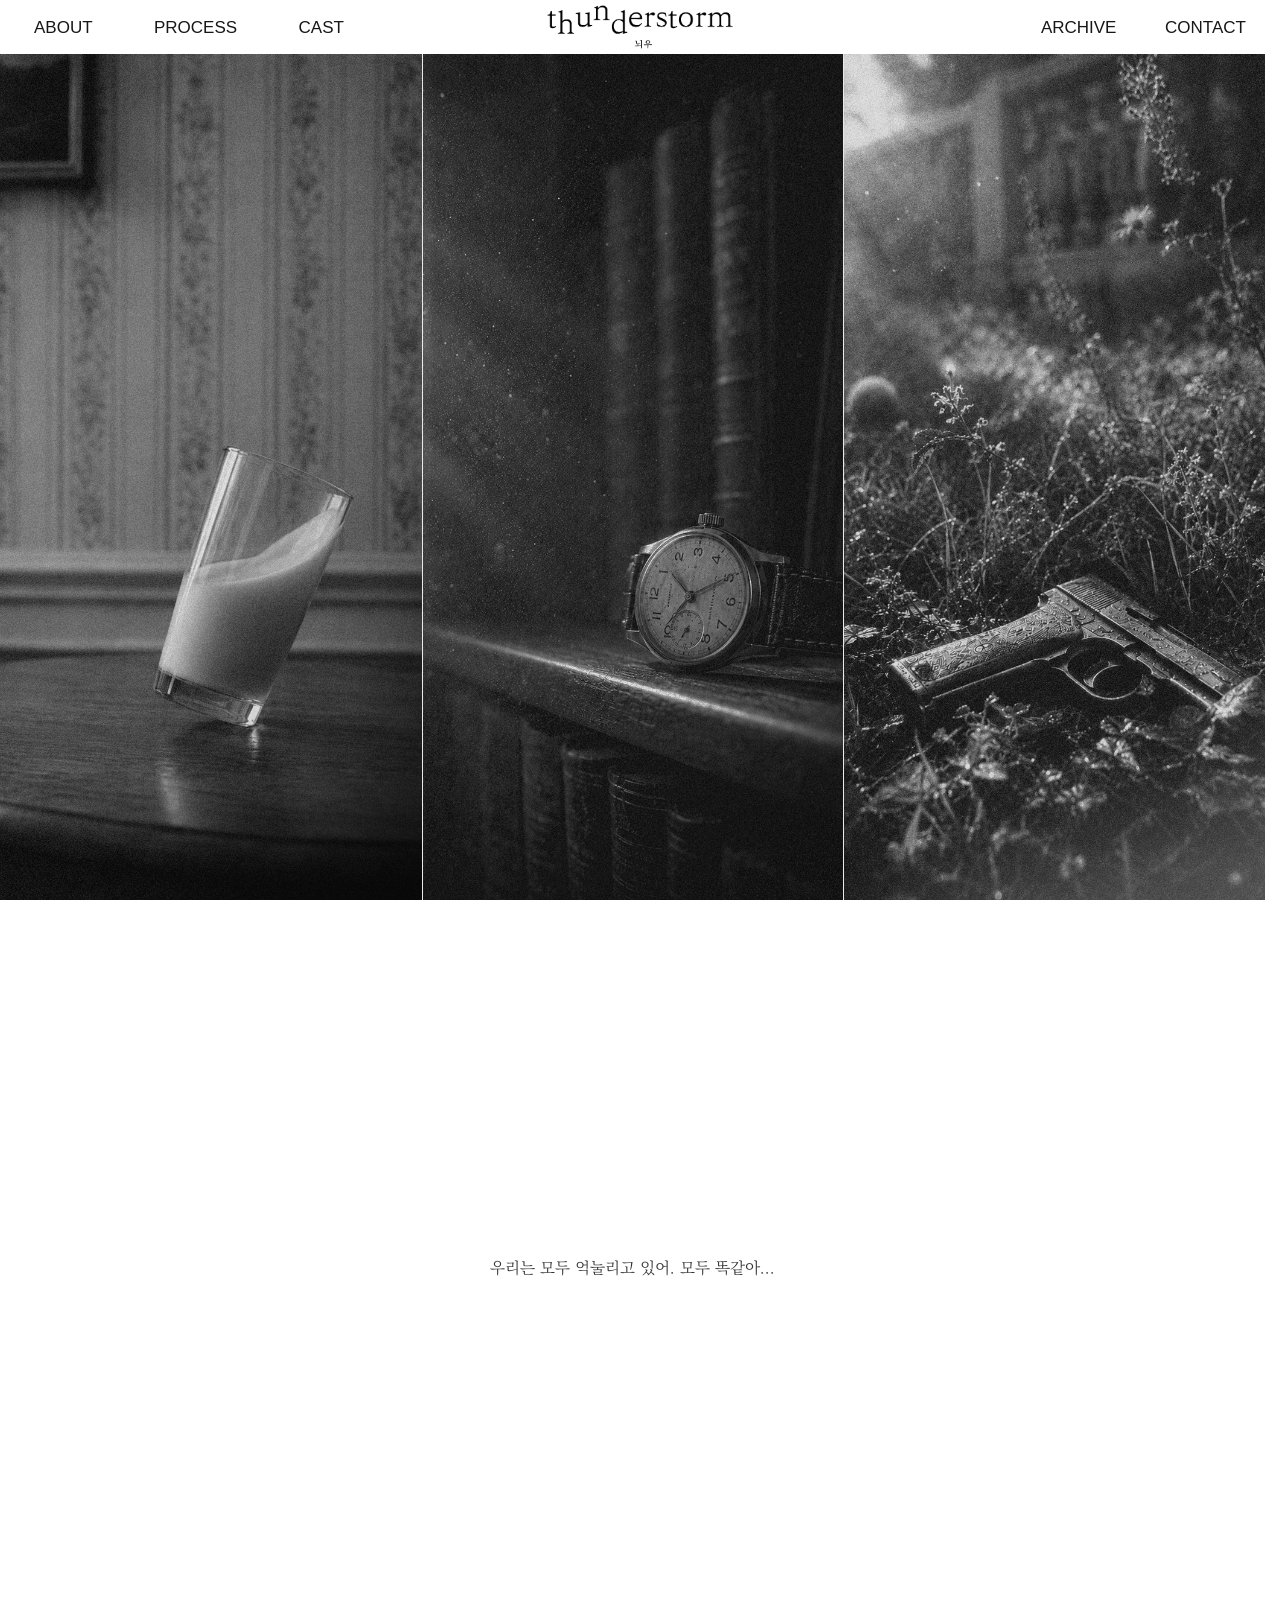
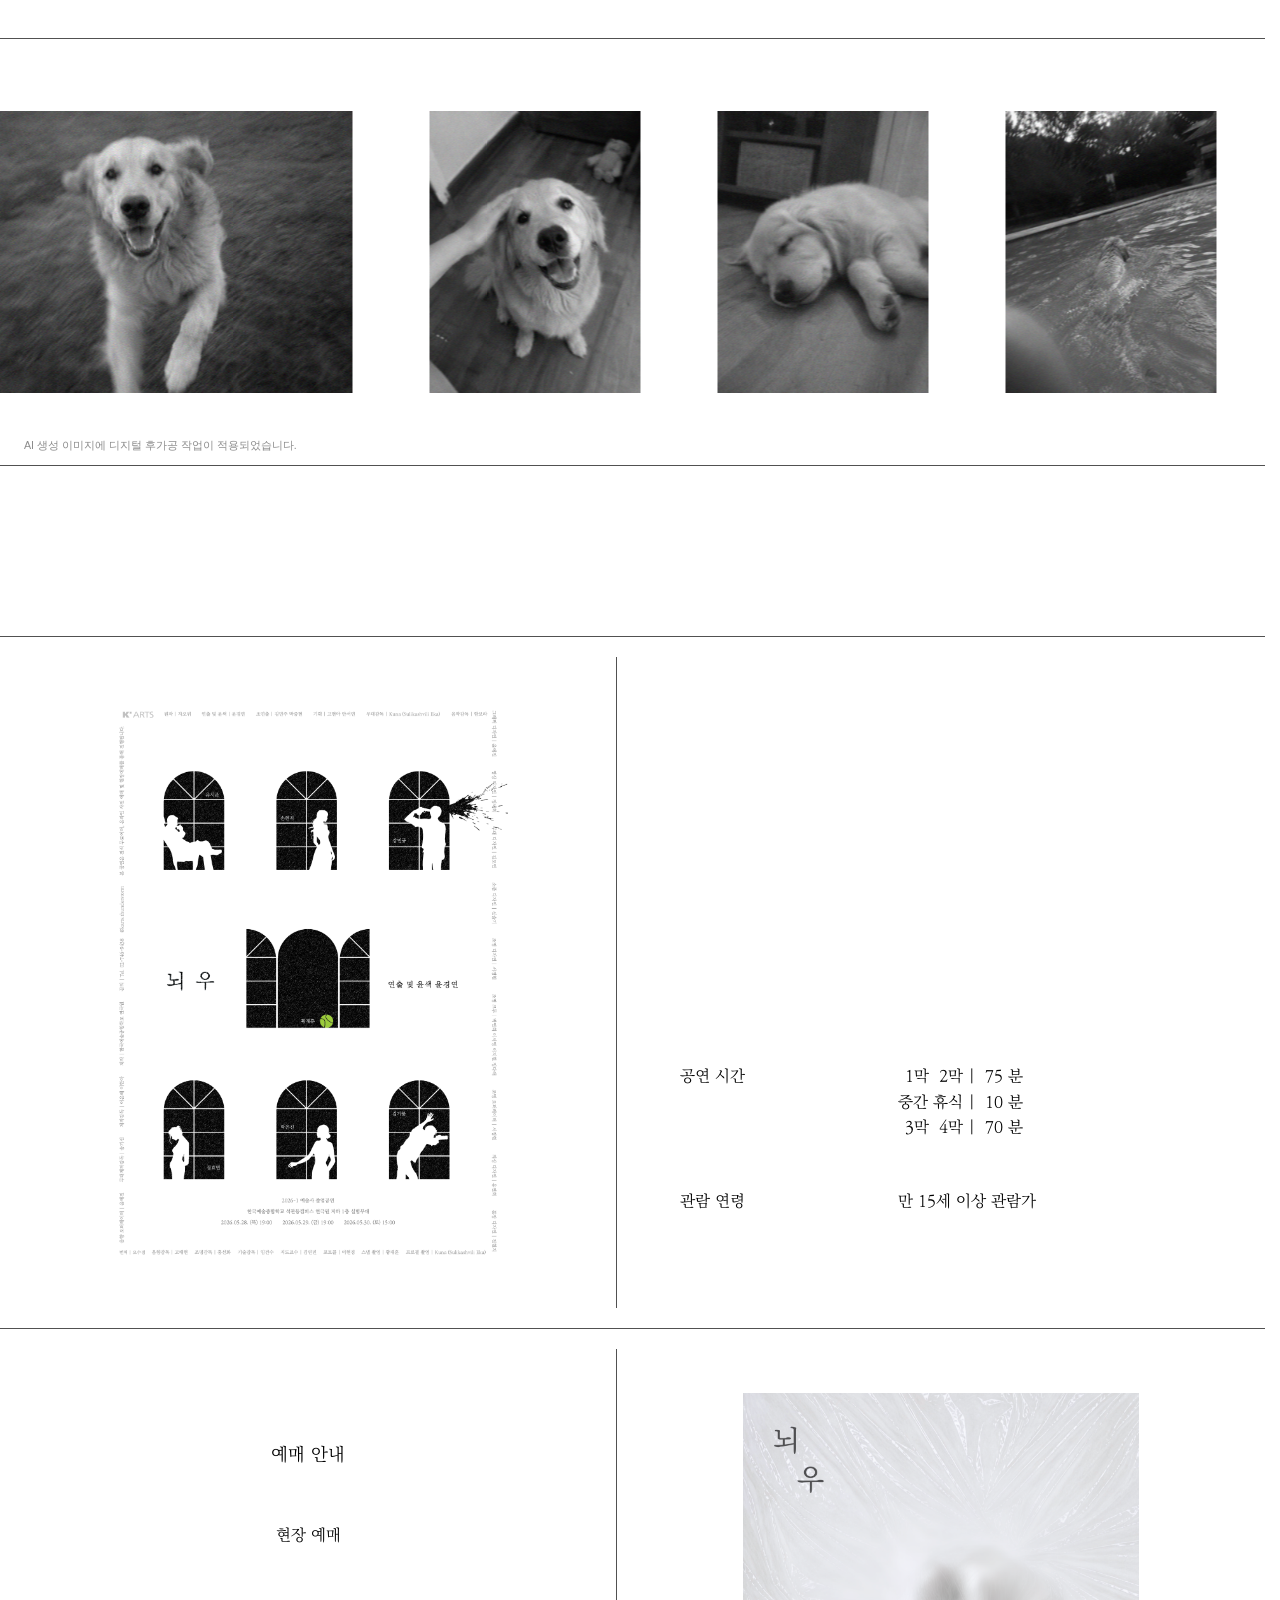
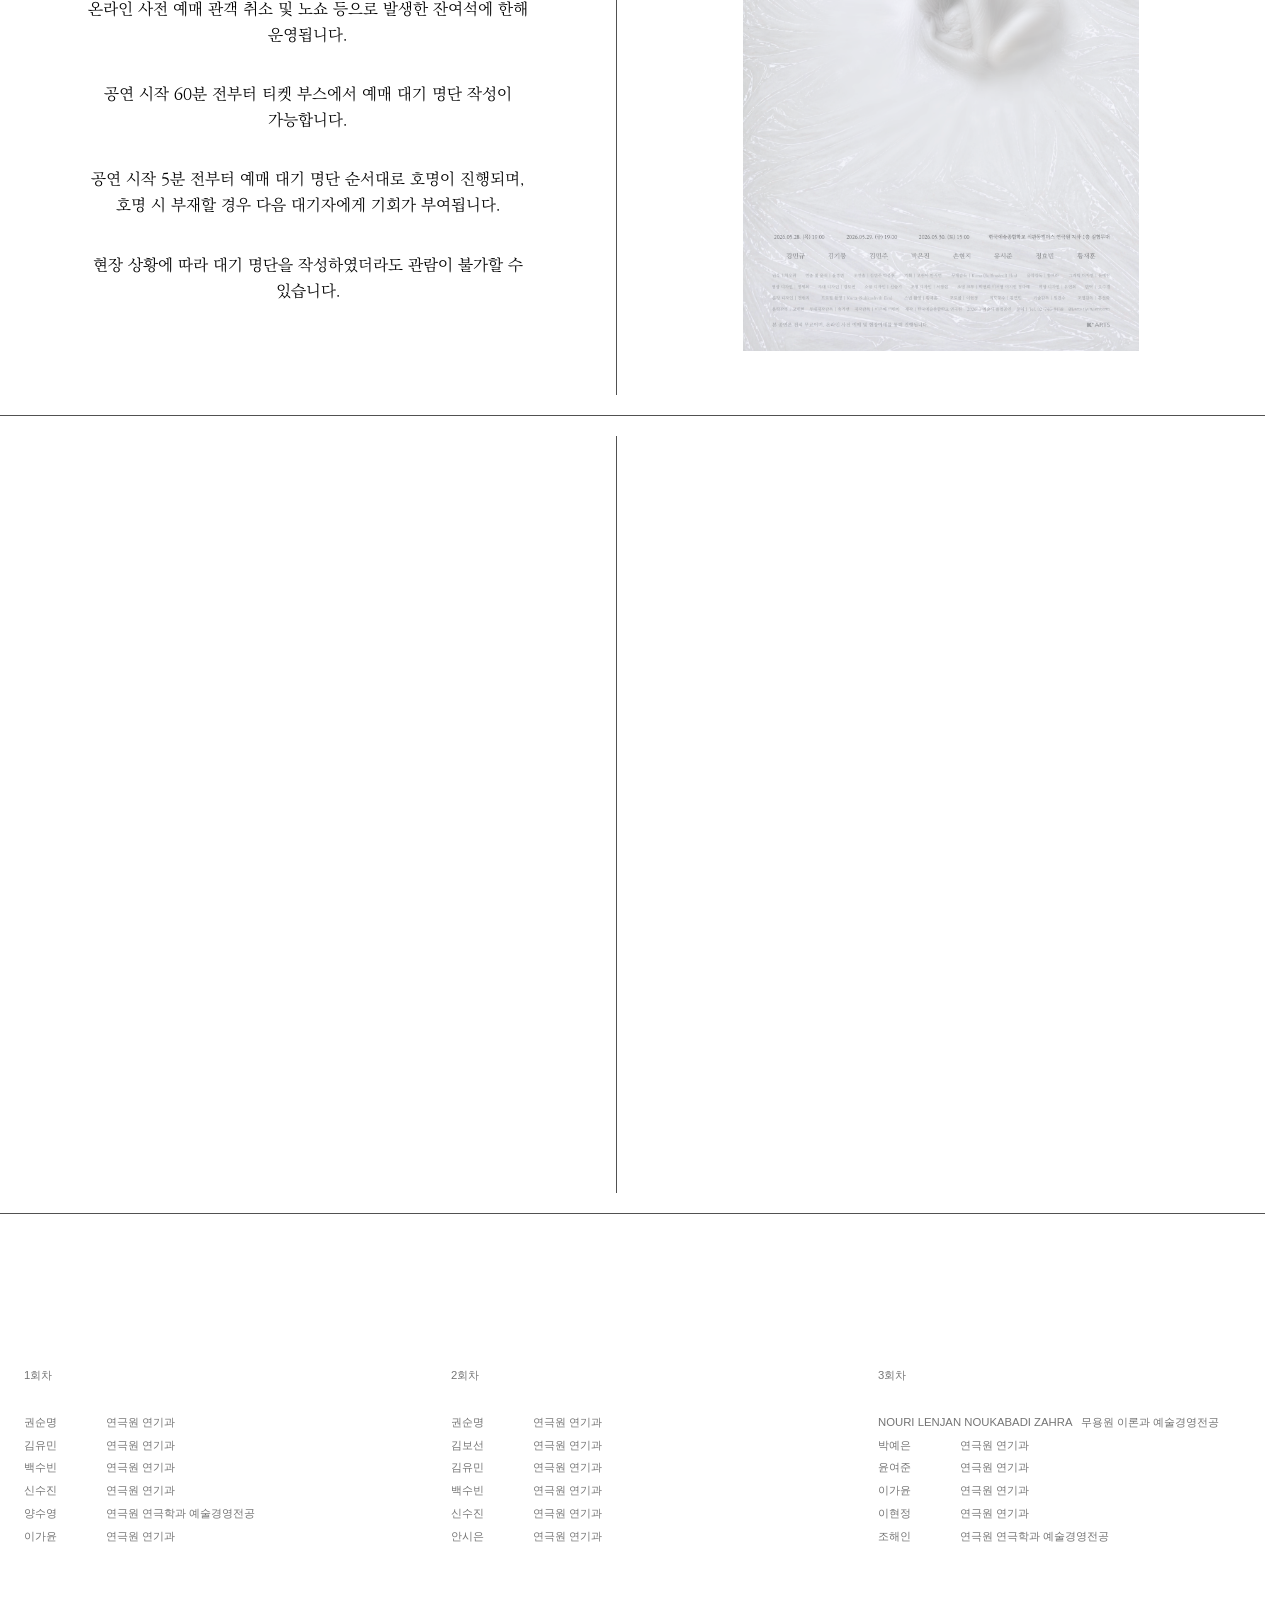
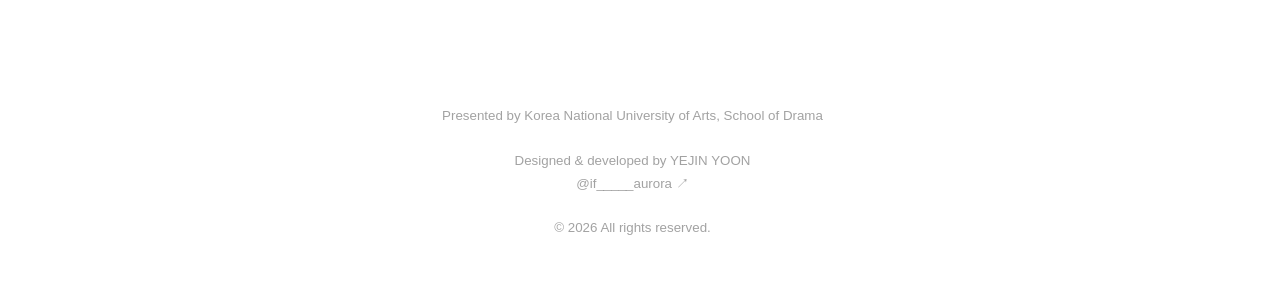
<file: index.html>
<!doctype html>
<html lang="ko">
  <head>
    <meta charset="UTF-8" />
    <meta name="viewport" content="width=device-width, initial-scale=1.0" />
    <title>연극 &lt;뇌우&gt;</title>
    <link rel="stylesheet" href="./styles.css" />
  </head>
  <body>
    <header class="site-header" aria-label="홈페이지 헤더">
      <nav class="header-nav header-nav-left" aria-label="주요 페이지">
        <a href="./page1.html">ABOUT</a>
        <a href="./page2.html">PROCESS</a>
        <a href="./page3.html">CAST</a>
      </nav>

      <a class="brand" href="./index.html" aria-label="연극 뇌우 홈">
        <img src="./assets/header-title.png" alt="thunderstorm 뇌우" />
      </a>

      <nav class="header-nav header-nav-right" aria-label="아카이브와 연락처">
        <a href="./page4.html">ARCHIVE</a>
        <a href="https://www.instagram.com/karts.thunderstorm?utm_source=ig_web_button_share_sheet&amp;igsh=ZDNlZDc0MzIxNw==" target="_blank" rel="noopener noreferrer">CONTACT</a>
      </nav>
    </header>

    <main>
      <section class="hero" aria-label="연극 뇌우 메인 비주얼">
        <a class="hero-panel hero-panel-left" href="./page1.html" aria-label="ABOUT 페이지로 이동">
          <img
            src="./assets/milk.png"
            alt="기울어진 우유잔"
          />
          <span class="hero-overlay" aria-hidden="true">
            <span class="hero-arrow"></span>
            <span class="hero-title">ABOUT</span>
          </span>
        </a>

        <a class="hero-panel hero-panel-center" href="./page2.html" aria-label="PROCESS 페이지로 이동">
          <img
            src="./assets/clock.png"
            alt="책상 위의 손목시계"
          />
          <span class="hero-overlay" aria-hidden="true">
            <span class="hero-arrow"></span>
            <span class="hero-title">PROCESS</span>
          </span>
        </a>

        <a class="hero-panel hero-panel-right" href="./page3.html" aria-label="CAST 페이지로 이동">
          <img
            src="./assets/gun.png"
            alt="풀숲 위의 권총"
          />
          <span class="hero-overlay" aria-hidden="true">
            <span class="hero-arrow"></span>
            <span class="hero-title">CAST</span>
          </span>
        </a>
      </section>

      <section class="home-quote" aria-label="연극 뇌우 문장">
        <p>우리는 모두 억눌리고 있어. 모두 똑같아...</p>
      </section>

      <section class="retriever-section" aria-label="리트리버 흑백 이미지">
        <div class="retriever-marquee" aria-hidden="true">
          <div class="retriever-track">
            <div class="retriever-group">
              <img src="./assets/retriever/retriever-1.png" alt="" />
              <img src="./assets/retriever/retriever-2.png" alt="" />
              <img src="./assets/retriever/retriever-3.png" alt="" />
              <img src="./assets/retriever/retriever-4.png" alt="" />
              <img src="./assets/retriever/retriever-5.png" alt="" />
              <img src="./assets/retriever/retriever-6.png" alt="" />
              <img src="./assets/retriever/retriever-7.png" alt="" />
              <img src="./assets/retriever/retriever-8.png" alt="" />
              <img src="./assets/retriever/retriever-9.png" alt="" />
              <img src="./assets/retriever/retriever-10.png" alt="" />
            </div>
          </div>
        </div>
        <p class="retriever-note">AI 생성 이미지에 디지털 후가공 작업이 적용되었습니다.</p>
      </section>

      <section class="performance-section" aria-label="공연 정보와 예매 안내">
        <div class="performance-card">
          <div class="performance-layout performance-layout-top">
            <figure class="poster-frame poster-frame-left">
              <img src="./assets/posters/poster-abstract.png" alt="연극 뇌우 추상 포스터" />
            </figure>

            <div class="performance-info-panel">
              <h2>공연 정보</h2>

              <div class="info-list">
            <div class="info-row">
              <h3>공연 일시</h3>
              <p>1회차 | 2026.05.28. (목) 19:00<br />2회차 | 2026.05.29. (금) 19:00<br />3회차 | 2026.05.30. (토) 15:00</p>
            </div>

            <div class="info-row">
              <h3>공연 장소</h3>
              <p>한국예술종합학교 <br class="mobile-only" />연극원 지하 1층 실험무대</p>
            </div>

            <div class="info-row">
              <h3>공연 시간</h3>
              <p class="runtime-lines">1막&nbsp;&nbsp;2막 |&nbsp;&nbsp;75 분<br />중간 휴식 |&nbsp;&nbsp;10 분<br />3막&nbsp;&nbsp;4막 |&nbsp;&nbsp;70 분</p>
            </div>

            <div class="info-row">
              <h3>관람 연령</h3>
              <p>만 15세 이상 관람가</p>
            </div>
              </div>
            </div>
          </div>

          <div class="performance-layout performance-layout-bottom">
            <div class="ticket-info">
            <h2>예매 안내</h2>
            <h3>현장 예매</h3>
            <p>온라인 사전 예매 관객 취소 및 노쇼 등으로 발생한 잔여석에 한해 운영됩니다.</p>
            <p>공연 시작 60분 전부터 티켓 부스에서 예매 대기 명단 작성이 가능합니다.</p>
            <p>공연 시작 5분 전부터 예매 대기 명단 순서대로 호명이 진행되며,<br />호명 시 부재할 경우 다음 대기자에게 기회가 부여됩니다.</p>
            <p>현장 상황에 따라 대기 명단을 작성하였더라도 관람이 불가할 수 있습니다.</p>
            </div>

            <figure class="poster-frame poster-frame-right">
              <img src="./assets/posters/poster-figurative.png" alt="연극 뇌우 구상 포스터" />
            </figure>
          </div>

          <div class="performance-layout synopsis-layout">
            <div class="moving-poster-panel">
              <video class="moving-poster-video" src="./assets/videos/moving-poster.mp4" muted loop playsinline preload="metadata" aria-label="연극 뇌우 무빙 포스터"></video>
            </div>

            <div class="synopsis-info">
              <h2>시놉시스</h2>
              <p>1920년, 거대한 광산을 소유한 대지주 조우푸위안은 엄격한 가장으로서 권위와 체면을 지키며 살아왔다. 그러나 어딘가 불안정해진 젊은 아내 조우판이의 태도와 오래전 자신이 묻어두었던 과거를 떠올리게 하는 사건들이 이어지면서 그는 서서히 불길한 균열을 감지한다.</p>
              <p>한편, 큰아들 조우핑은 하녀 루쓰펑과 사랑에 빠진다. 하지만 두 사람 사이를 가로막는 것은 단지 신분의 차이만이 아니다. 조우핑을 붙잡으려는 새어머니 조우판이의 감정 역시 단순한 반대가 아닌, 위험한 욕망과 질투에서 비롯된 것이기 때문이다.</p>
              <p>광산 파업을 주도하던 루쓰펑의 오빠 루다하이가 부상을 입고, 조우판이가 보낸 초대장을 계기로 어머니 루스핑이 딸을 데리러 조씨 가문을 찾아온다. 오랫동안 감춰져 있던 비밀이 드러나면서 인물들의 관계는 돌이킬 수 없는 파국으로 치닫는다.</p>
            </div>
          </div>
        </div>
      </section>
    </main>

    <section class="audience-credits" aria-label="회차별 크레딧">
      <div class="audience-credits-inner">
        <table class="audience-credits-table">
          <tbody>
            <tr class="audience-credits-group-start"><th scope="rowgroup" rowspan="6">1회차</th><td>권순명</td><td>연극원 연기과</td></tr>
            <tr><td>김유민</td><td>연극원 연기과</td></tr>
            <tr><td>백수빈</td><td>연극원 연기과</td></tr>
            <tr><td>신수진</td><td>연극원 연기과</td></tr>
            <tr><td>양수영</td><td>연극원 연극학과 예술경영전공</td></tr>
            <tr><td>이가윤</td><td>연극원 연기과</td></tr>
            <tr class="audience-credits-group-start"><th scope="rowgroup" rowspan="6">2회차</th><td>권순명</td><td>연극원 연기과</td></tr>
            <tr><td>김보선</td><td>연극원 연기과</td></tr>
            <tr><td>김유민</td><td>연극원 연기과</td></tr>
            <tr><td>백수빈</td><td>연극원 연기과</td></tr>
            <tr><td>신수진</td><td>연극원 연기과</td></tr>
            <tr><td>안시은</td><td>연극원 연기과</td></tr>
            <tr class="audience-credits-group-start"><th scope="rowgroup" rowspan="6">3회차</th><td>NOURI LENJAN NOUKABADI ZAHRA</td><td>무용원 이론과 예술경영전공</td></tr>
            <tr><td>박예은</td><td>연극원 연기과</td></tr>
            <tr><td>윤여준</td><td>연극원 연기과</td></tr>
            <tr><td>이가윤</td><td>연극원 연기과</td></tr>
            <tr><td>이현정</td><td>연극원 연기과</td></tr>
            <tr><td>조해인</td><td>연극원 연극학과 예술경영전공</td></tr>
          </tbody>
        </table>
      </div>
    </section>

    <footer class="site-footer">
      <p>Presented by Korea National University of Arts, School of Drama</p>
      <p>Designed &amp; developed by YEJIN YOON<br /><a href="https://www.instagram.com/if_____aurora?utm_source=ig_web_button_share_sheet&amp;igsh=ZDNlZDc0MzIxNw==" target="_blank" rel="noopener noreferrer">@if_____aurora ↗</a></p>
      <p>© 2026 All rights reserved.</p>
    </footer>
      <script>
      const header = document.querySelector(".site-header");
      let lastScrollY = window.scrollY;

      window.addEventListener("scroll", () => {
        const currentScrollY = window.scrollY;
        const isScrollingDown = currentScrollY > lastScrollY;

        if (currentScrollY <= 8) {
          header.classList.remove("is-hidden");
        } else if (isScrollingDown && currentScrollY > 80) {
          header.classList.add("is-hidden");
        } else if (!isScrollingDown) {
          header.classList.remove("is-hidden");
        }

        lastScrollY = currentScrollY;
      }, { passive: true });

      const retrieverTrack = document.querySelector(".retriever-track");

      if (retrieverTrack) {
        let retrieverX = 0;
        const retrieverSpeed = 0.45;

        const moveRetriever = () => {
          retrieverX -= retrieverSpeed;
          const firstImage = retrieverTrack.querySelector("img");

          if (firstImage) {
            const imageWidth = firstImage.getBoundingClientRect().width;
            const trackGap = parseFloat(getComputedStyle(retrieverTrack).columnGap) || 0;

            if (Math.abs(retrieverX) >= imageWidth + trackGap) {
              retrieverTrack.appendChild(firstImage);
              retrieverX += imageWidth + trackGap;
            }
          }

          retrieverTrack.style.transform = "translateX(" + retrieverX + "px)";
          requestAnimationFrame(moveRetriever);
        };

        requestAnimationFrame(moveRetriever);
      }

      const movingPosterVideo = document.querySelector(".moving-poster-video");

      if (movingPosterVideo) {
        if ("IntersectionObserver" in window) {
          const videoObserver = new IntersectionObserver((entries) => {
            entries.forEach((entry) => {
              if (entry.isIntersecting) {
                entry.target.play().catch(() => {});
              } else {
                entry.target.pause();
              }
            });
          }, {
            threshold: 0.35,
          });

          videoObserver.observe(movingPosterVideo);
        } else {
          movingPosterVideo.play().catch(() => {});
        }
      }

      const quoteTarget = document.querySelector(".home-quote p");
      const revealTargets = document.querySelectorAll(".performance-card h2, .performance-card h3, .performance-card p");

      if (quoteTarget) {
        quoteTarget.classList.add("ink-reveal");
      }

      revealTargets.forEach((element, index) => {
        element.classList.add("reveal-text");
        element.style.setProperty("--reveal-delay", Math.min(index * 55, 220) + "ms");
      });

      if ("IntersectionObserver" in window) {
        const revealObserver = new IntersectionObserver((entries) => {
          entries.forEach((entry) => {
            if (entry.isIntersecting) {
              entry.target.classList.add("is-visible");
              revealObserver.unobserve(entry.target);
            }
          });
        }, {
          threshold: 0.18,
          rootMargin: "0px 0px -8% 0px",
        });

        if (quoteTarget) {
          revealObserver.observe(quoteTarget);
        }

        revealTargets.forEach((element) => revealObserver.observe(element));
      } else {
        if (quoteTarget) {
          quoteTarget.classList.add("is-visible");
        }

        revealTargets.forEach((element) => element.classList.add("is-visible"));
      }
    </script>
  </body>
</html>
</file>
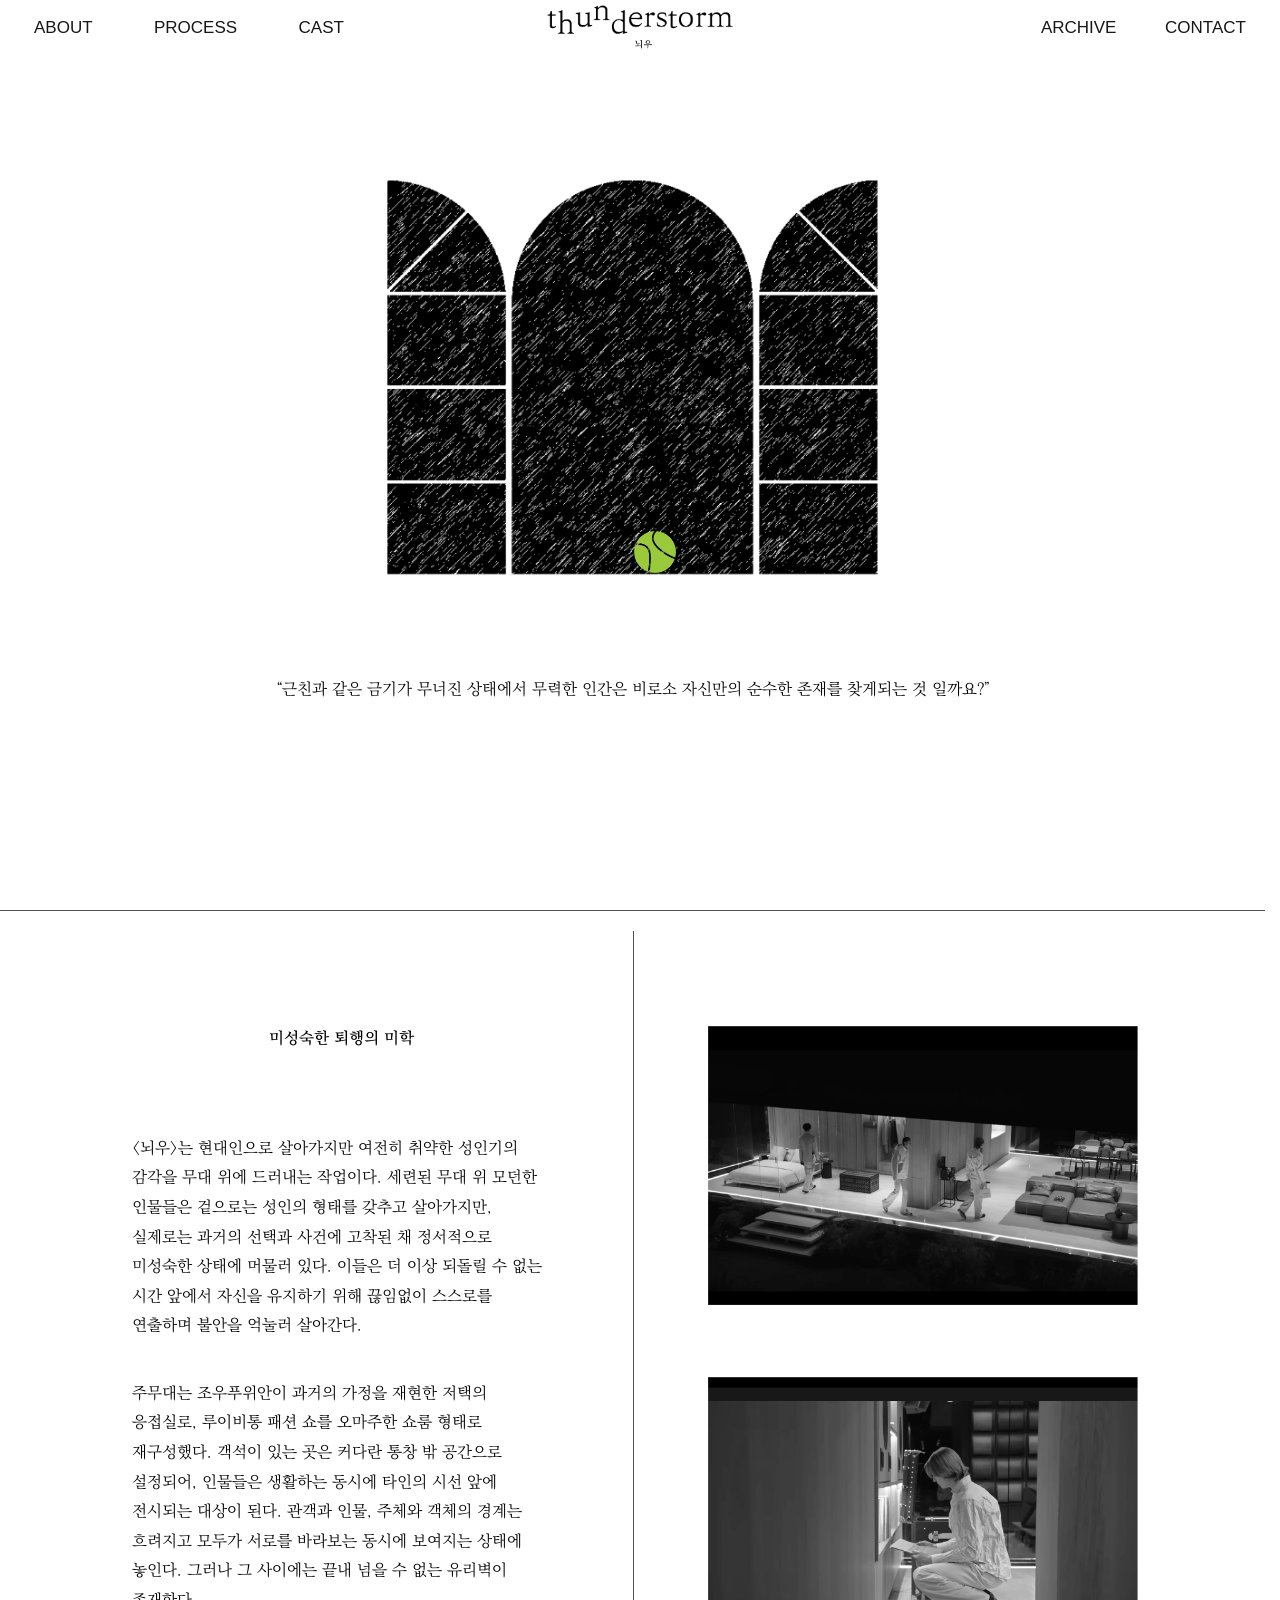
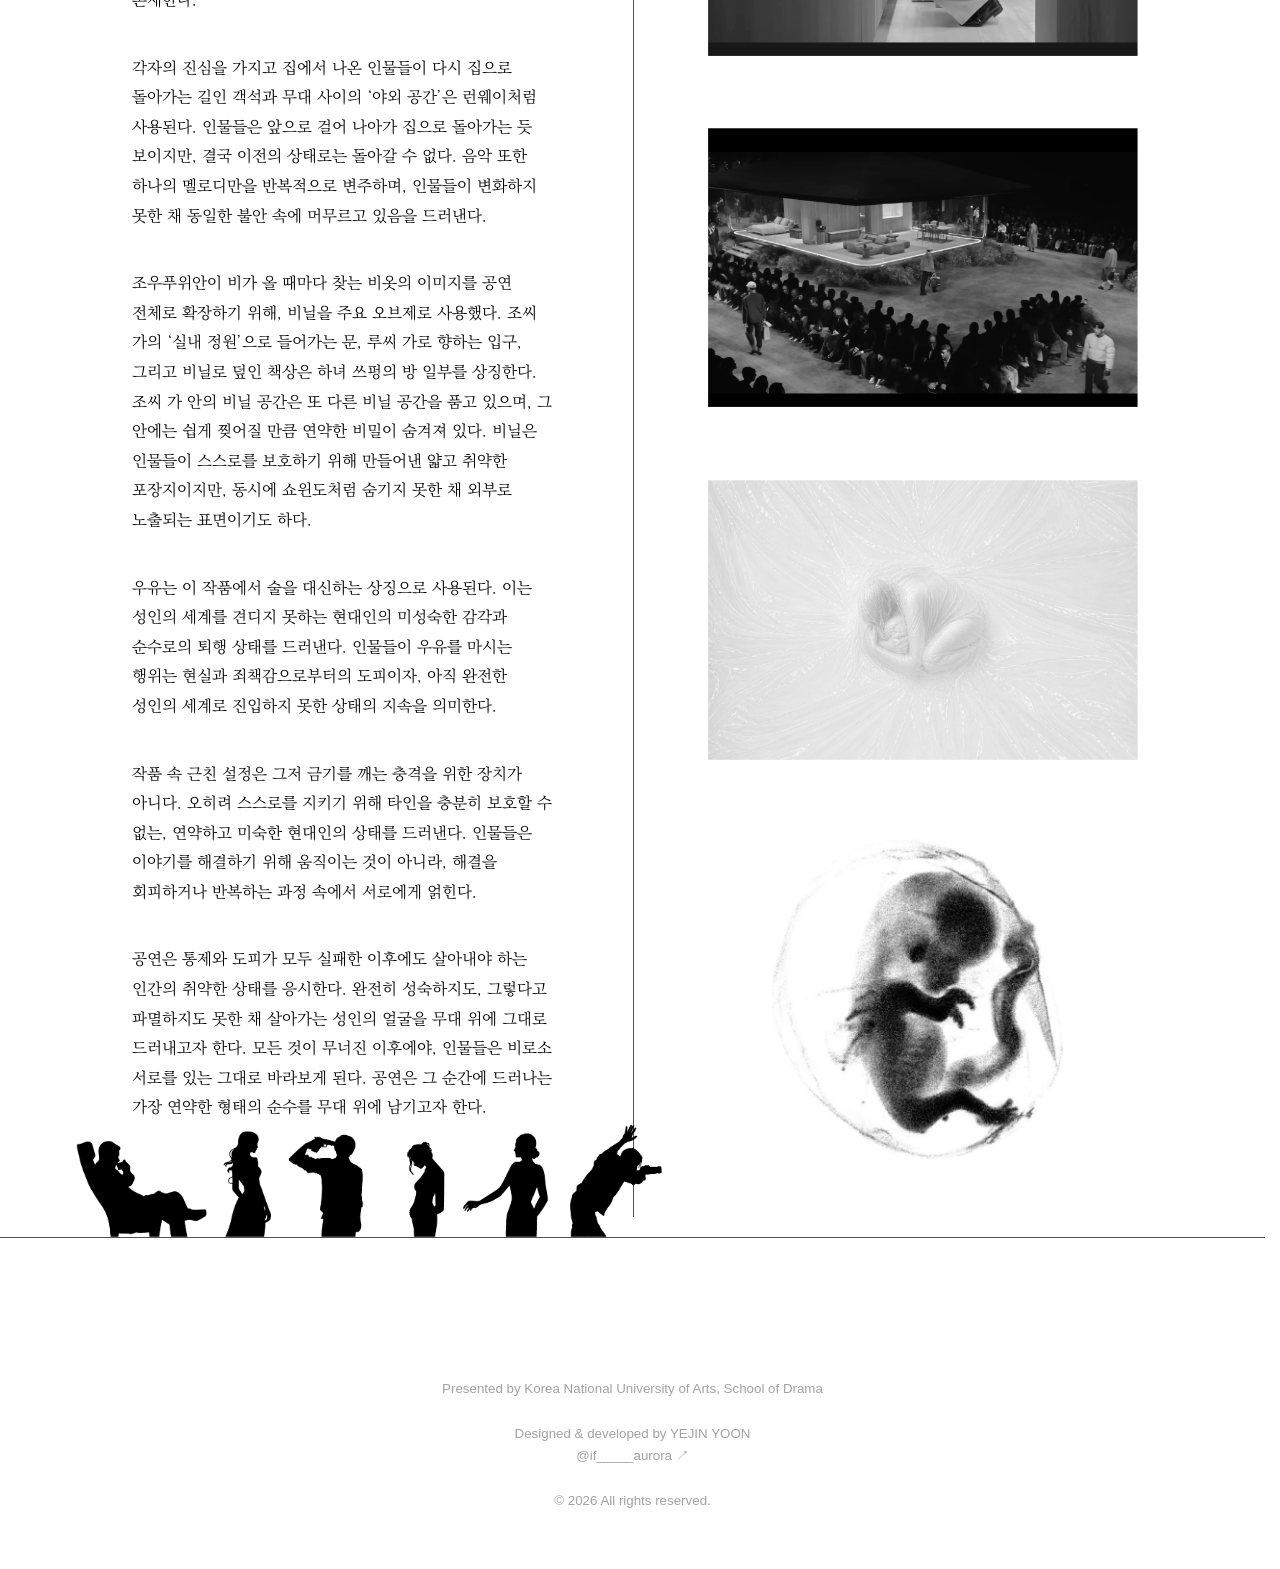
<file: page1.html>
<!doctype html>
<html lang="ko">
  <head>
    <meta charset="UTF-8" />
    <meta name="viewport" content="width=device-width, initial-scale=1.0" />
    <title>연극 &lt;뇌우&gt;</title>
    <link rel="stylesheet" href="./styles.css" />
  </head>
  <body>
    <header class="site-header" aria-label="홈페이지 헤더">
      <nav class="header-nav header-nav-left" aria-label="주요 페이지">
        <a href="./page1.html">ABOUT</a>
        <a href="./page2.html">PROCESS</a>
        <a href="./page3.html">CAST</a>
      </nav>

      <a class="brand" href="./index.html" aria-label="연극 뇌우 홈">
        <img src="./assets/header-title.png" alt="thunderstorm 뇌우" />
      </a>

      <nav class="header-nav header-nav-right" aria-label="아카이브와 연락처">
        <a href="./page4.html">ARCHIVE</a>
        <a href="https://www.instagram.com/karts.thunderstorm?utm_source=ig_web_button_share_sheet&amp;igsh=ZDNlZDc0MzIxNw==" target="_blank" rel="noopener noreferrer">CONTACT</a>
      </nav>
    </header>

    <main class="about-page">
      <section class="about-hero" aria-label="ABOUT 대표 이미지">
        <div class="about-hero-stage">
          <img class="about-window" src="./assets/page1/window.png" alt="검은 창문 그래픽" />
          <img class="about-tennis-ball" src="./assets/page1/tennis-ball.png" alt="테니스공" />
        </div>
      </section>

      <section class="about-question" aria-label="질문">
        <p>“근친과 같은 금기가 무너진 상태에서 무력한 인간은 비로소 자신만의 순수한 존재를 찾게되는 것 일까요?”</p>
      </section>

      <section class="about-body" aria-label="미성숙한 퇴행의 미학">
        <article class="about-text">
          <h1>미성숙한 퇴행의 미학</h1>
          <p>&lt;뇌우&gt;는 현대인으로 살아가지만 여전히 취약한 성인기의 감각을 무대 위에 드러내는 작업이다. 세련된 무대 위 모던한 인물들은 겉으로는 성인의 형태를 갖추고 살아가지만, 실제로는 과거의 선택과 사건에 고착된 채 정서적으로 미성숙한 상태에 머물러 있다. 이들은 더 이상 되돌릴 수 없는 시간 앞에서 자신을 유지하기 위해 끊임없이 스스로를 연출하며 불안을 억눌러 살아간다.</p>
          <p>주무대는 조우푸위안이 과거의 가정을 재현한 저택의 응접실로, 루이비통 패션 쇼를 오마주한 쇼룸 형태로 재구성했다. 객석이 있는 곳은 커다란 통창 밖 공간으로 설정되어, 인물들은 생활하는 동시에 타인의 시선 앞에 전시되는 대상이 된다. 관객과 인물, 주체와 객체의 경계는 흐려지고 모두가 서로를 바라보는 동시에 보여지는 상태에 놓인다. 그러나 그 사이에는 끝내 넘을 수 없는 유리벽이 존재한다.</p>
          <p>각자의 진심을 가지고 집에서 나온 인물들이 다시 집으로 돌아가는 길인 객석과 무대 사이의 ‘야외 공간’은 런웨이처럼 사용된다. 인물들은 앞으로 걸어 나아가 집으로 돌아가는 듯 보이지만, 결국 이전의 상태로는 돌아갈 수 없다. 음악 또한 하나의 멜로디만을 반복적으로 변주하며, 인물들이 변화하지 못한 채 동일한 불안 속에 머무르고 있음을 드러낸다.</p>
          <p>조우푸위안이 비가 올 때마다 찾는 비옷의 이미지를 공연 전체로 확장하기 위해, 비닐을 주요 오브제로 사용했다. 조씨 가의 ‘실내 정원’으로 들어가는 문, 루씨 가로 향하는 입구, 그리고 비닐로 덮인 책상은 하녀 쓰펑의 방 일부를 상징한다. 조씨 가 안의 비닐 공간은 또 다른 비닐 공간을 품고 있으며, 그 안에는 쉽게 찢어질 만큼 연약한 비밀이 숨겨져 있다. 비닐은 인물들이 스스로를 보호하기 위해 만들어낸 얇고 취약한 포장지이지만, 동시에 쇼윈도처럼 숨기지 못한 채 외부로 노출되는 표면이기도 하다.</p>
          <p>우유는 이 작품에서 술을 대신하는 상징으로 사용된다. 이는 성인의 세계를 견디지 못하는 현대인의 미성숙한 감각과 순수로의 퇴행 상태를 드러낸다. 인물들이 우유를 마시는 행위는 현실과 죄책감으로부터의 도피이자, 아직 완전한 성인의 세계로 진입하지 못한 상태의 지속을 의미한다.</p>
          <p>작품 속 근친 설정은 그저 금기를 깨는 충격을 위한 장치가 아니다. 오히려 스스로를 지키기 위해 타인을 충분히 보호할 수 없는, 연약하고 미숙한 현대인의 상태를 드러낸다. 인물들은 이야기를 해결하기 위해 움직이는 것이 아니라, 해결을 회피하거나 반복하는 과정 속에서 서로에게 얽힌다.</p>
          <p>공연은 통제와 도피가 모두 실패한 이후에도 살아내야 하는 인간의 취약한 상태를 응시한다. 완전히 성숙하지도, 그렇다고 파멸하지도 못한 채 살아가는 성인의 얼굴을 무대 위에 그대로 드러내고자 한다. 모든 것이 무너진 이후에야, 인물들은 비로소 서로를 있는 그대로 바라보게 된다. 공연은 그 순간에 드러나는 가장 연약한 형태의 순수를 무대 위에 남기고자 한다.</p>
        </article>

        <aside class="about-visuals" aria-label="페이지1 이미지 자료">
          <img src="./assets/page1/runway-1.png" alt="무대 런웨이 이미지 1" />
          <img src="./assets/page1/runway-2.png" alt="무대 런웨이 이미지 2" />
          <img src="./assets/page1/runway-3.png" alt="무대 런웨이 이미지 3" />
          <img src="./assets/page1/vinyl.png" alt="비닐 오브제 이미지" />
          <img class="about-visual-fetus" src="./assets/page1/fetus.png" alt="태아 이미지" />
        </aside>

        <img class="about-people" src="./assets/page1/people.png" alt="인물 실루엣" />
      </section>
    </main>

    <footer class="site-footer">
      <p>Presented by Korea National University of Arts, School of Drama</p>
      <p>Designed &amp; developed by YEJIN YOON<br /><a href="https://www.instagram.com/if_____aurora?utm_source=ig_web_button_share_sheet&amp;igsh=ZDNlZDc0MzIxNw==" target="_blank" rel="noopener noreferrer">@if_____aurora ↗</a></p>
      <p>© 2026 All rights reserved.</p>
    </footer>
      <script>
      const header = document.querySelector(".site-header");
      let lastScrollY = window.scrollY;

      window.addEventListener("scroll", () => {
        const currentScrollY = window.scrollY;
        const isScrollingDown = currentScrollY > lastScrollY;

        if (currentScrollY <= 8) {
          header.classList.remove("is-hidden");
        } else if (isScrollingDown && currentScrollY > 80) {
          header.classList.add("is-hidden");
        } else if (!isScrollingDown) {
          header.classList.remove("is-hidden");
        }

        lastScrollY = currentScrollY;
      }, { passive: true });

      const pageOneBlurTargets = document.querySelectorAll(".about-window, .about-people");
      const pageOneRevealTargets = document.querySelectorAll(".about-visuals img");
      const pageOneSlowTargets = document.querySelectorAll(".about-question p");

      pageOneBlurTargets.forEach((element) => {
        element.classList.add("blur-reveal");
      });

      pageOneRevealTargets.forEach((element, index) => {
        element.classList.add("reveal-text");
        element.style.setProperty("--reveal-delay", Math.min(index * 60, 220) + "ms");
      });

      pageOneSlowTargets.forEach((element) => {
        element.classList.add("slow-reveal");
      });

      if ("IntersectionObserver" in window) {
        const pageOneRevealObserver = new IntersectionObserver((entries) => {
          entries.forEach((entry) => {
            if (entry.isIntersecting) {
              entry.target.classList.add("is-visible");
              pageOneRevealObserver.unobserve(entry.target);
            }
          });
        }, {
          threshold: 0.18,
          rootMargin: "0px 0px -8% 0px",
        });

        pageOneBlurTargets.forEach((element) => pageOneRevealObserver.observe(element));
        pageOneRevealTargets.forEach((element) => pageOneRevealObserver.observe(element));
        pageOneSlowTargets.forEach((element) => pageOneRevealObserver.observe(element));
      } else {
        pageOneBlurTargets.forEach((element) => element.classList.add("is-visible"));
        pageOneRevealTargets.forEach((element) => element.classList.add("is-visible"));
        pageOneSlowTargets.forEach((element) => element.classList.add("is-visible"));
      }
    </script>
  </body>
</html>
</file>
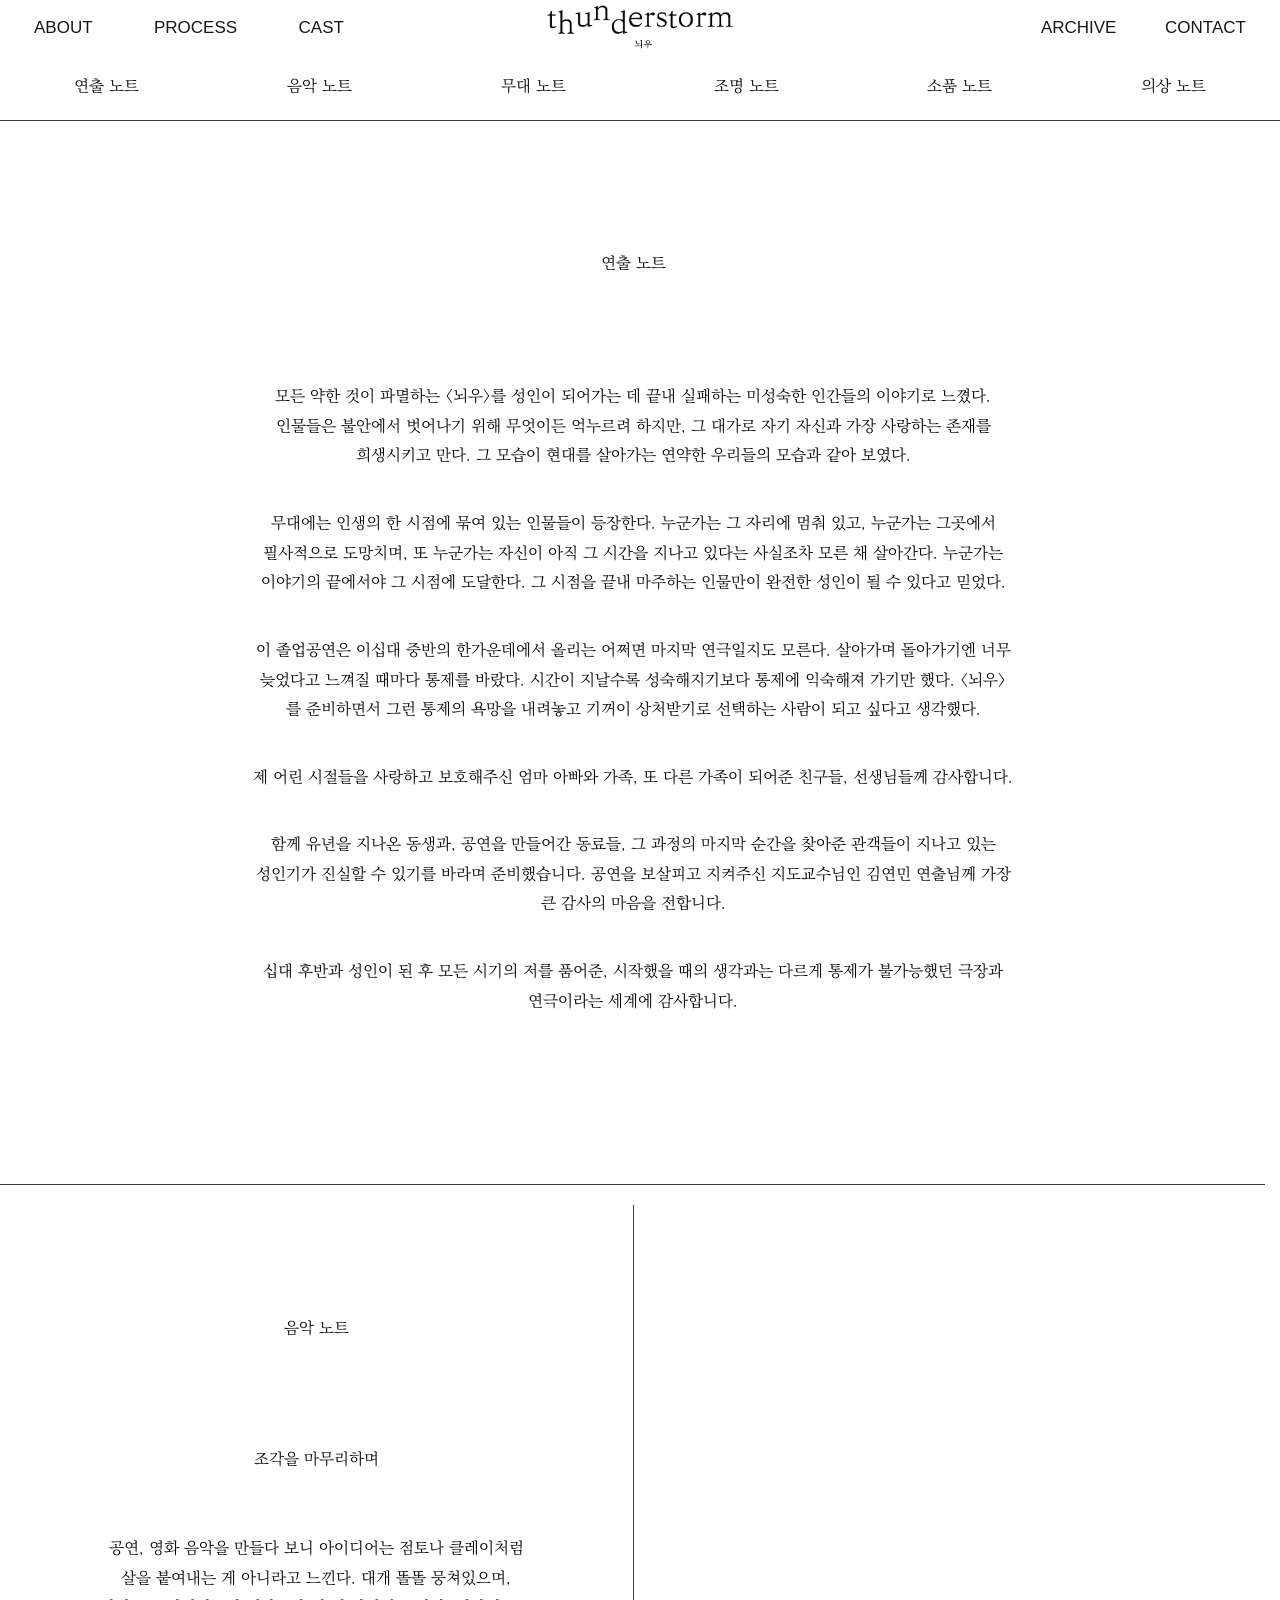
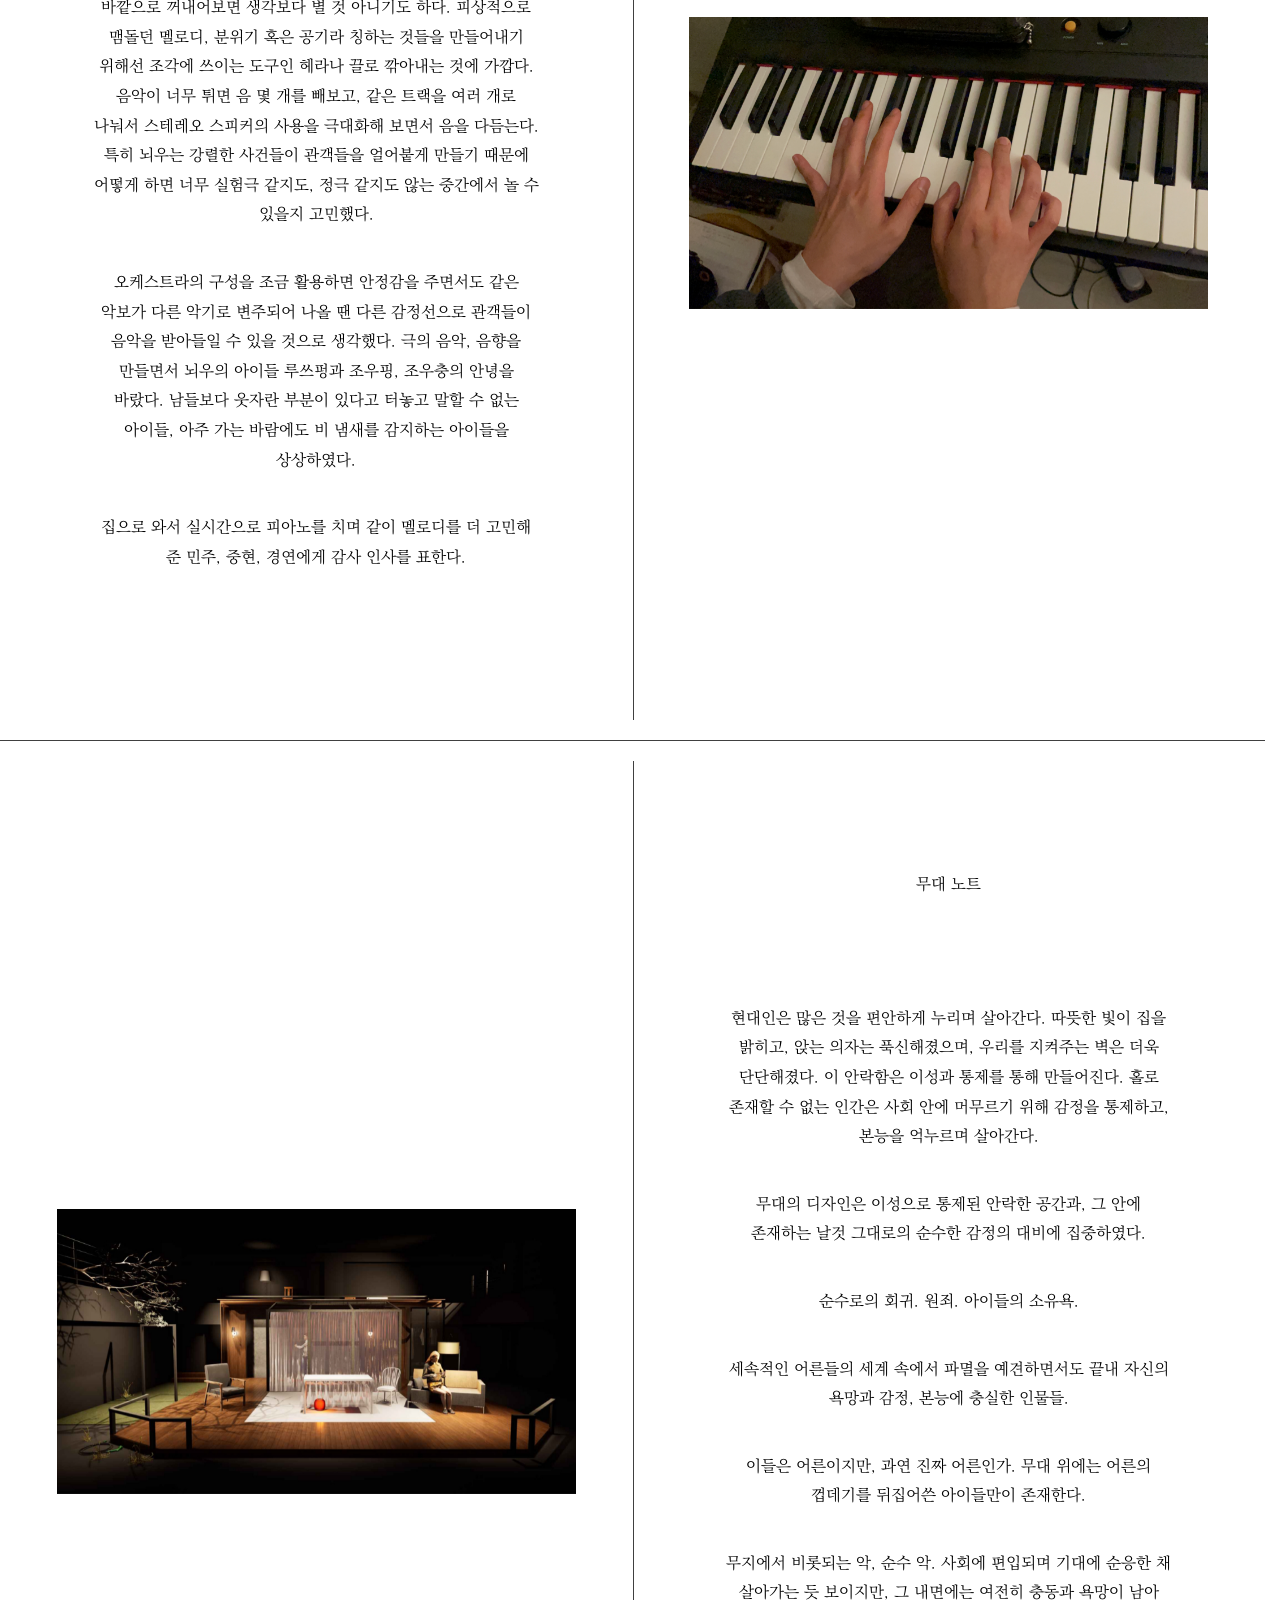
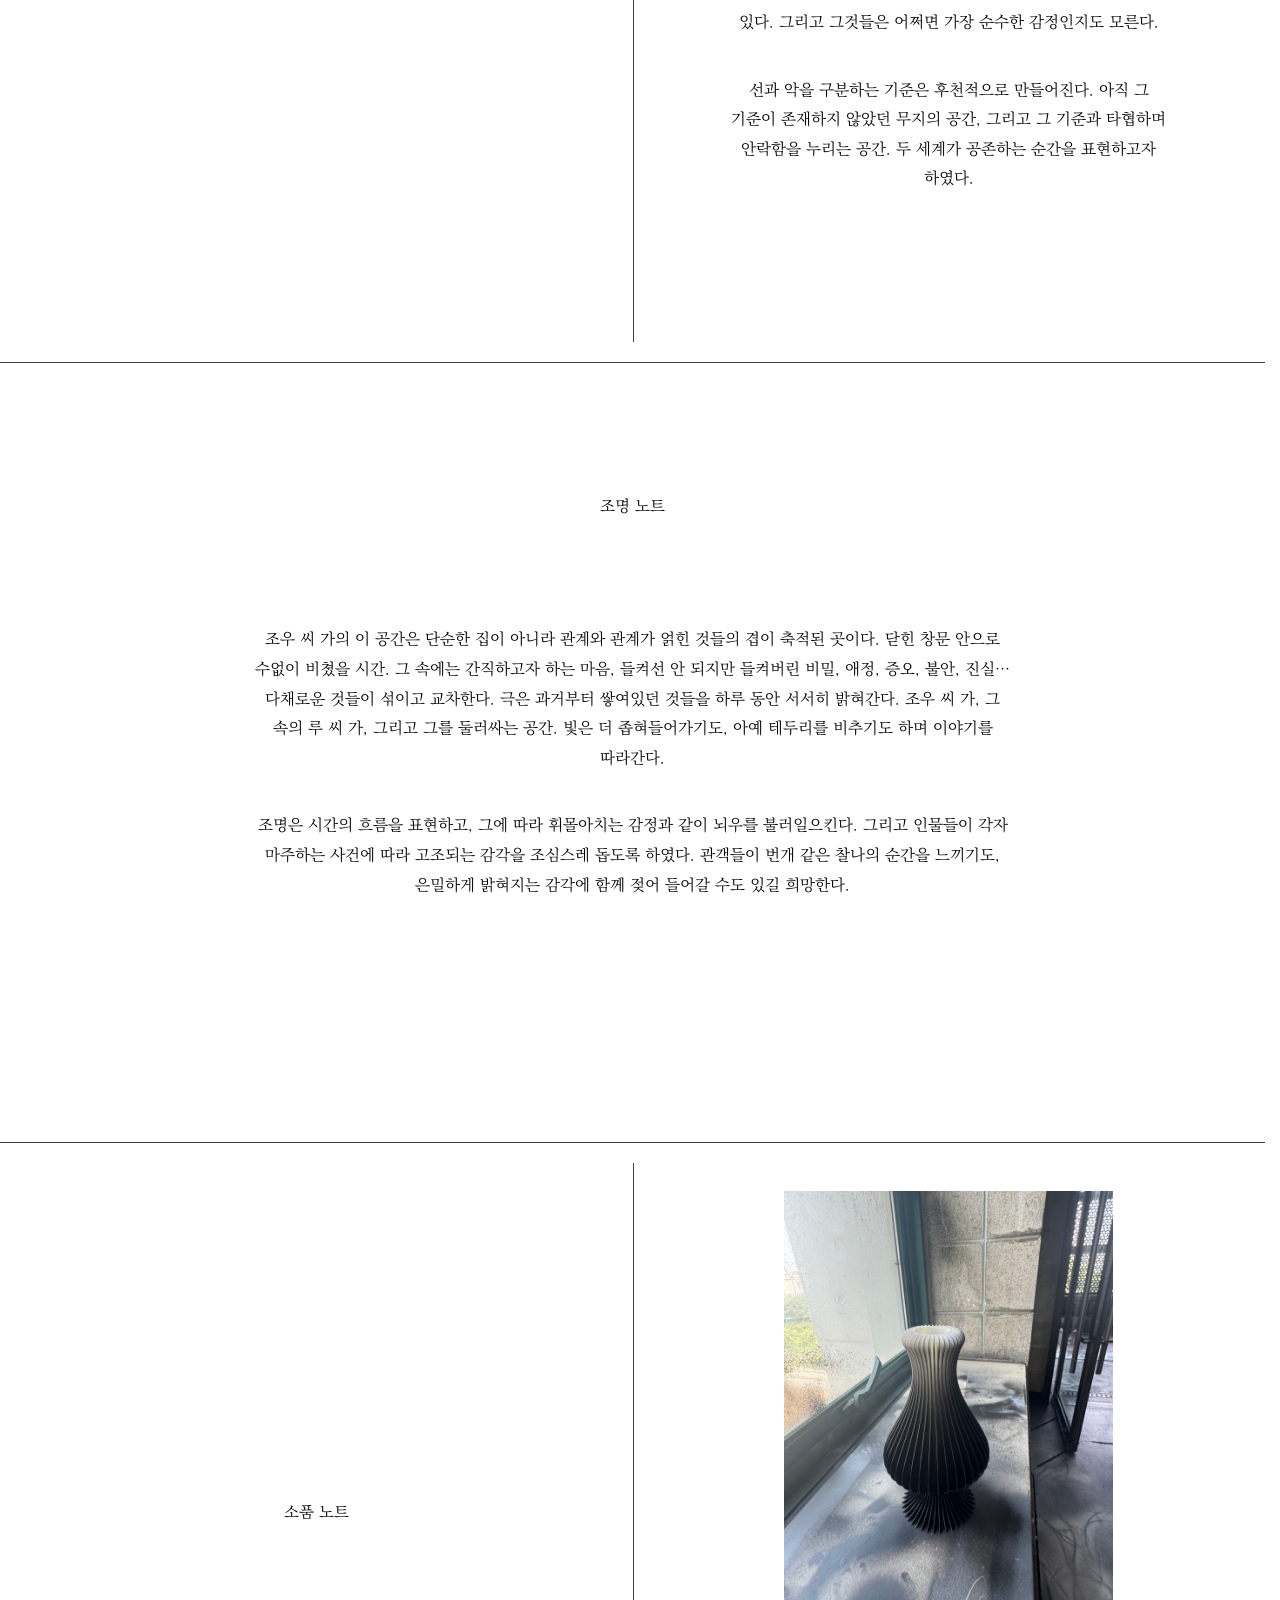
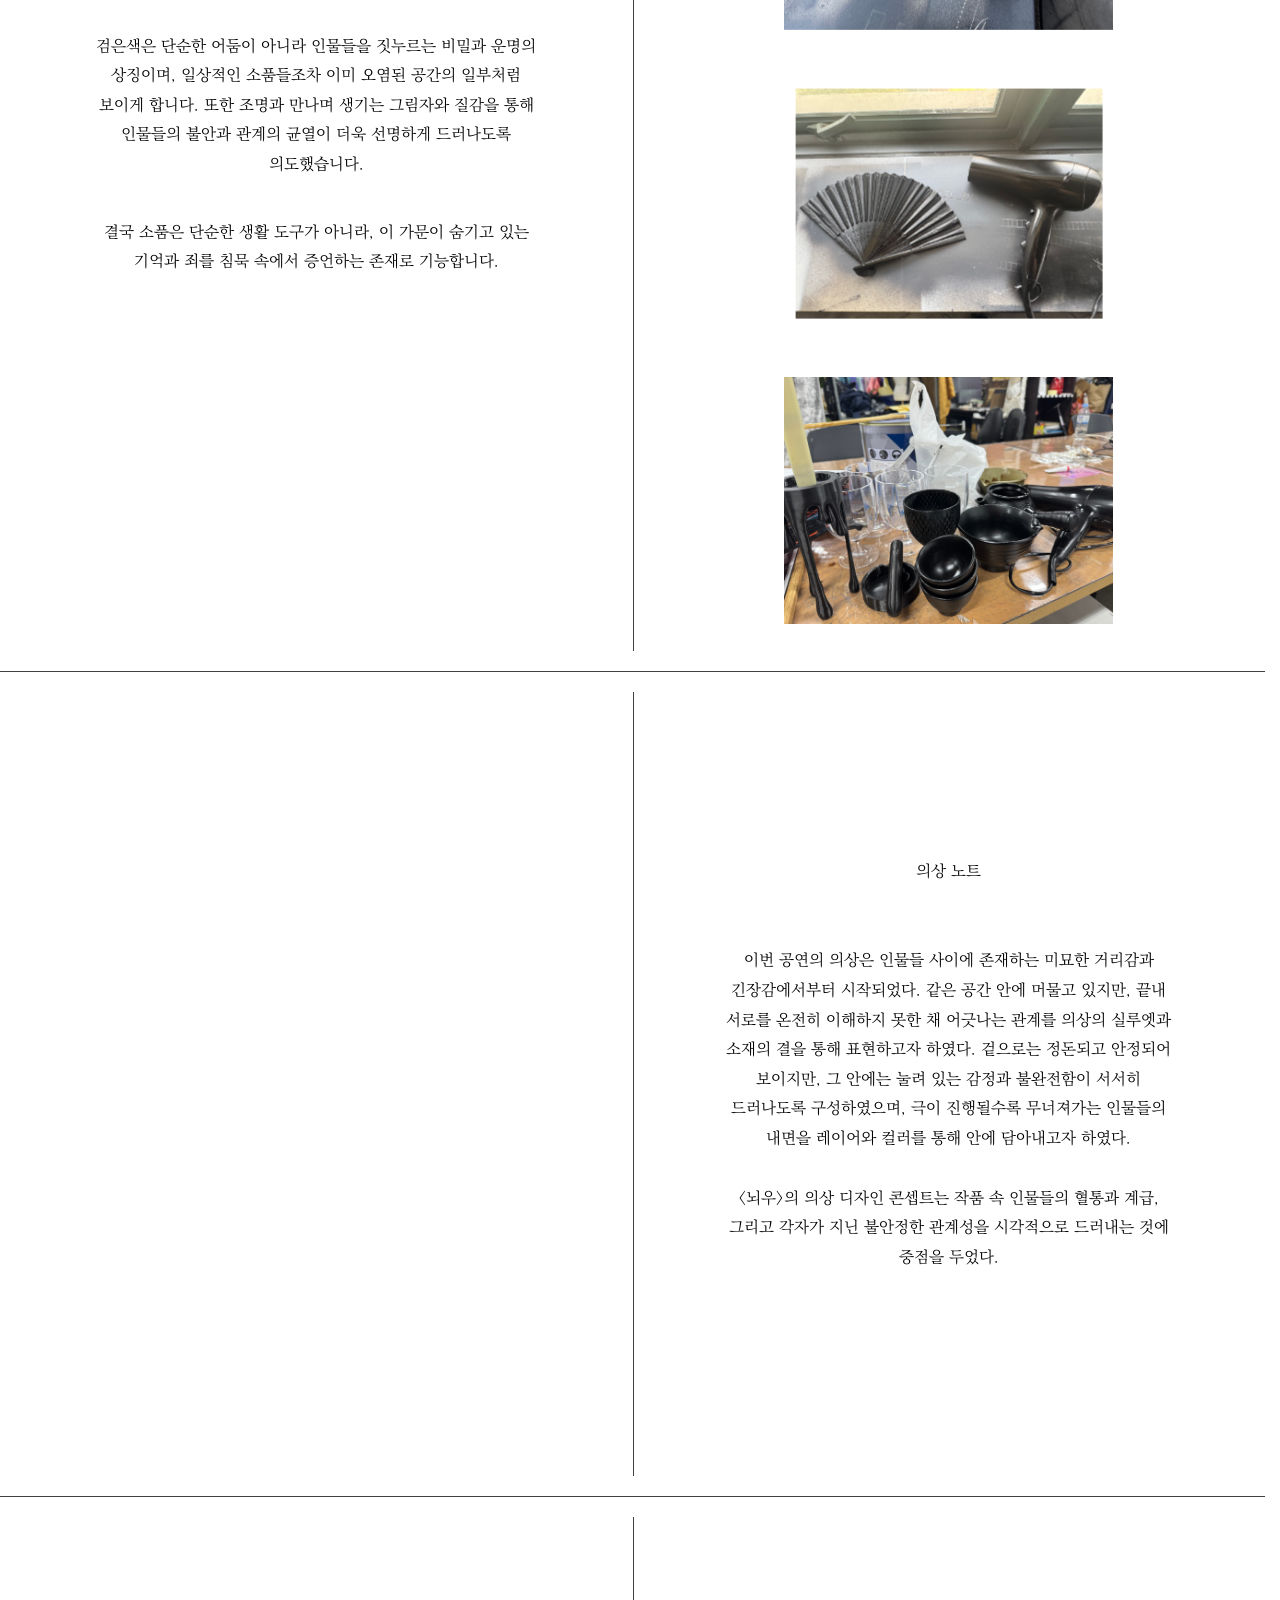
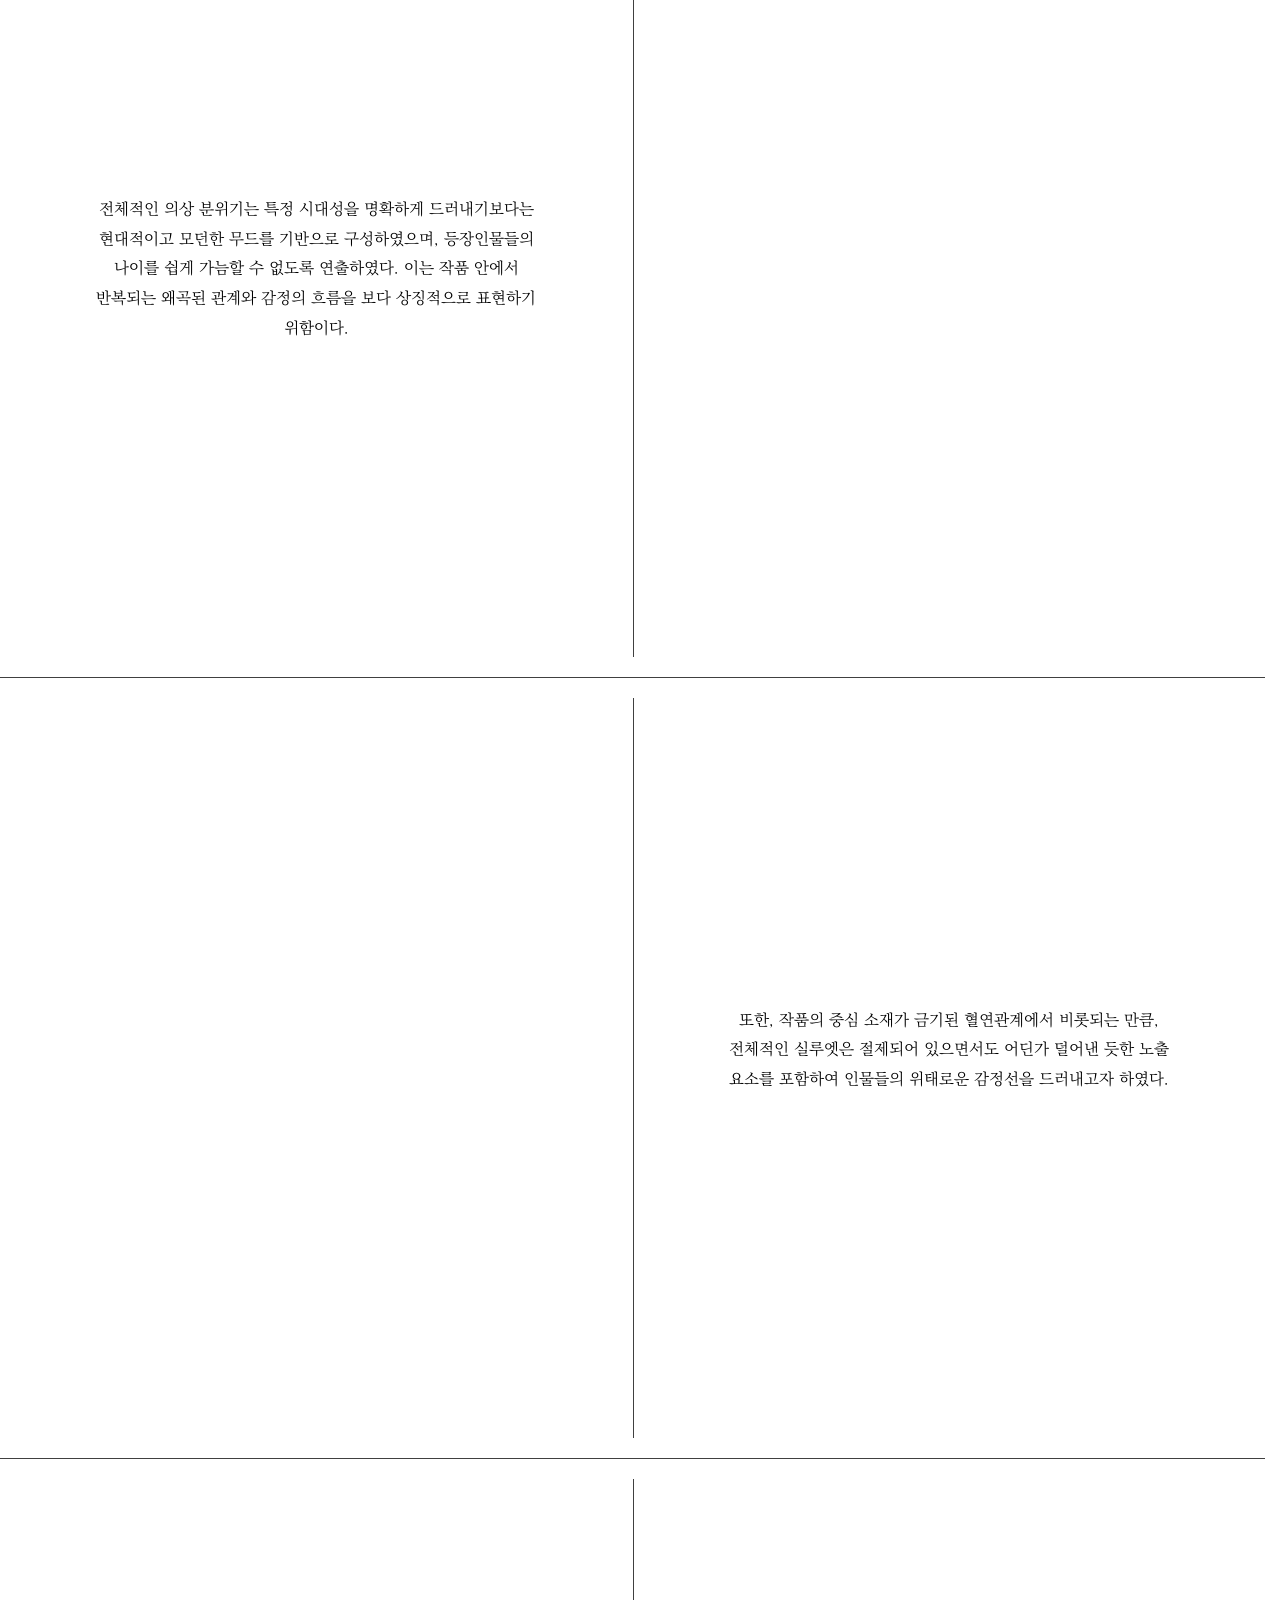
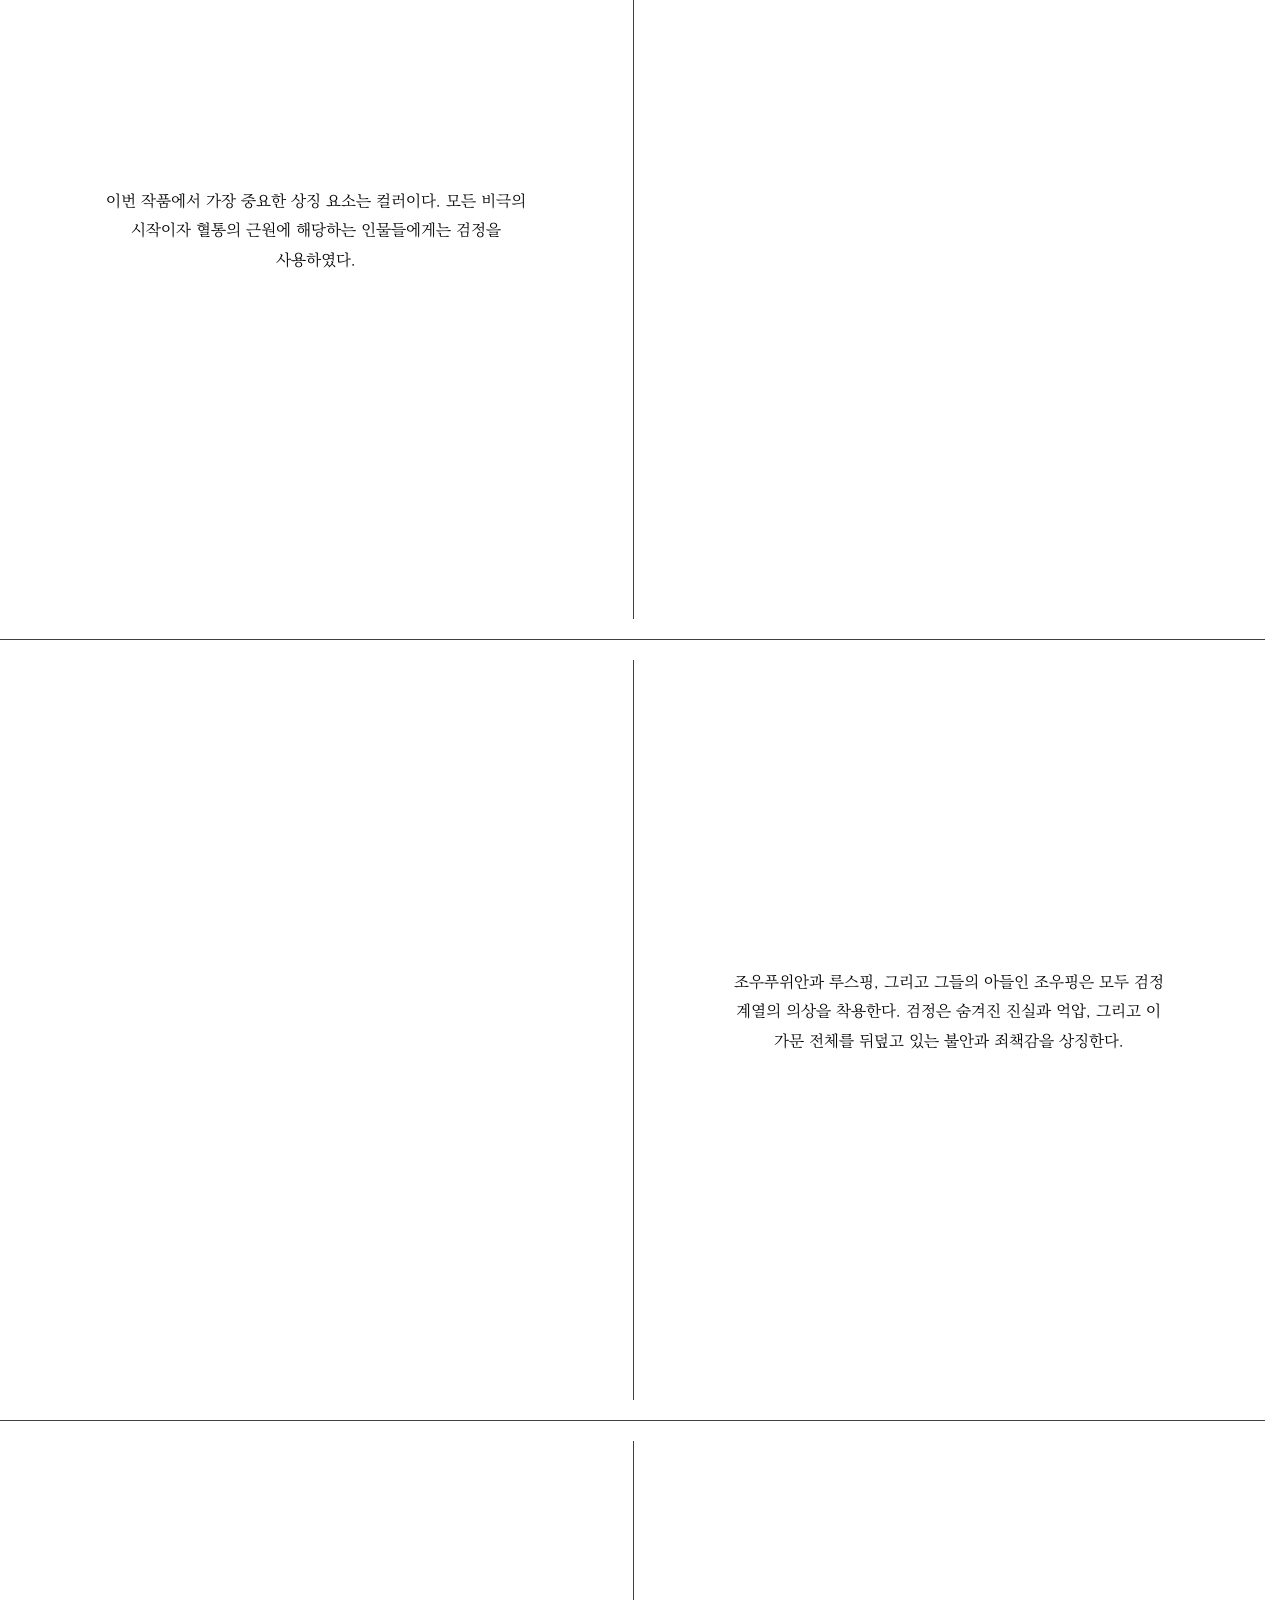
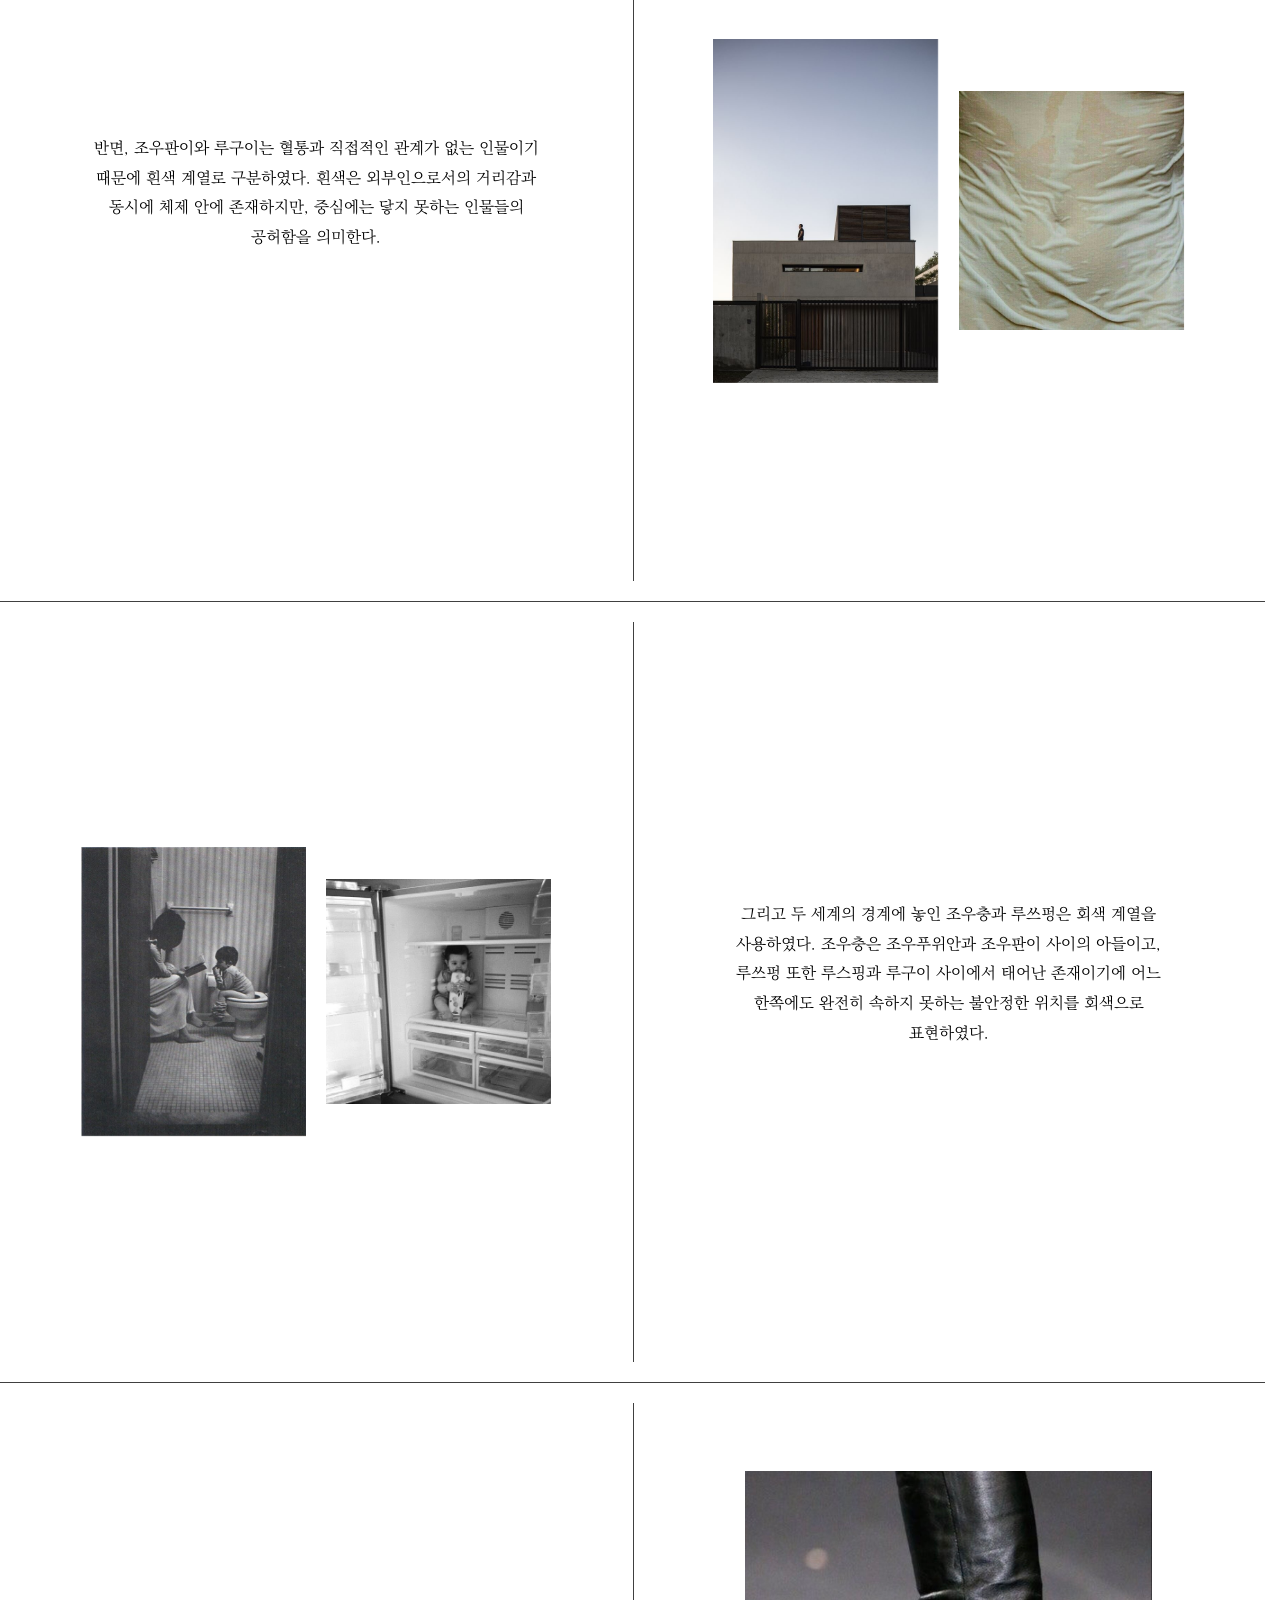
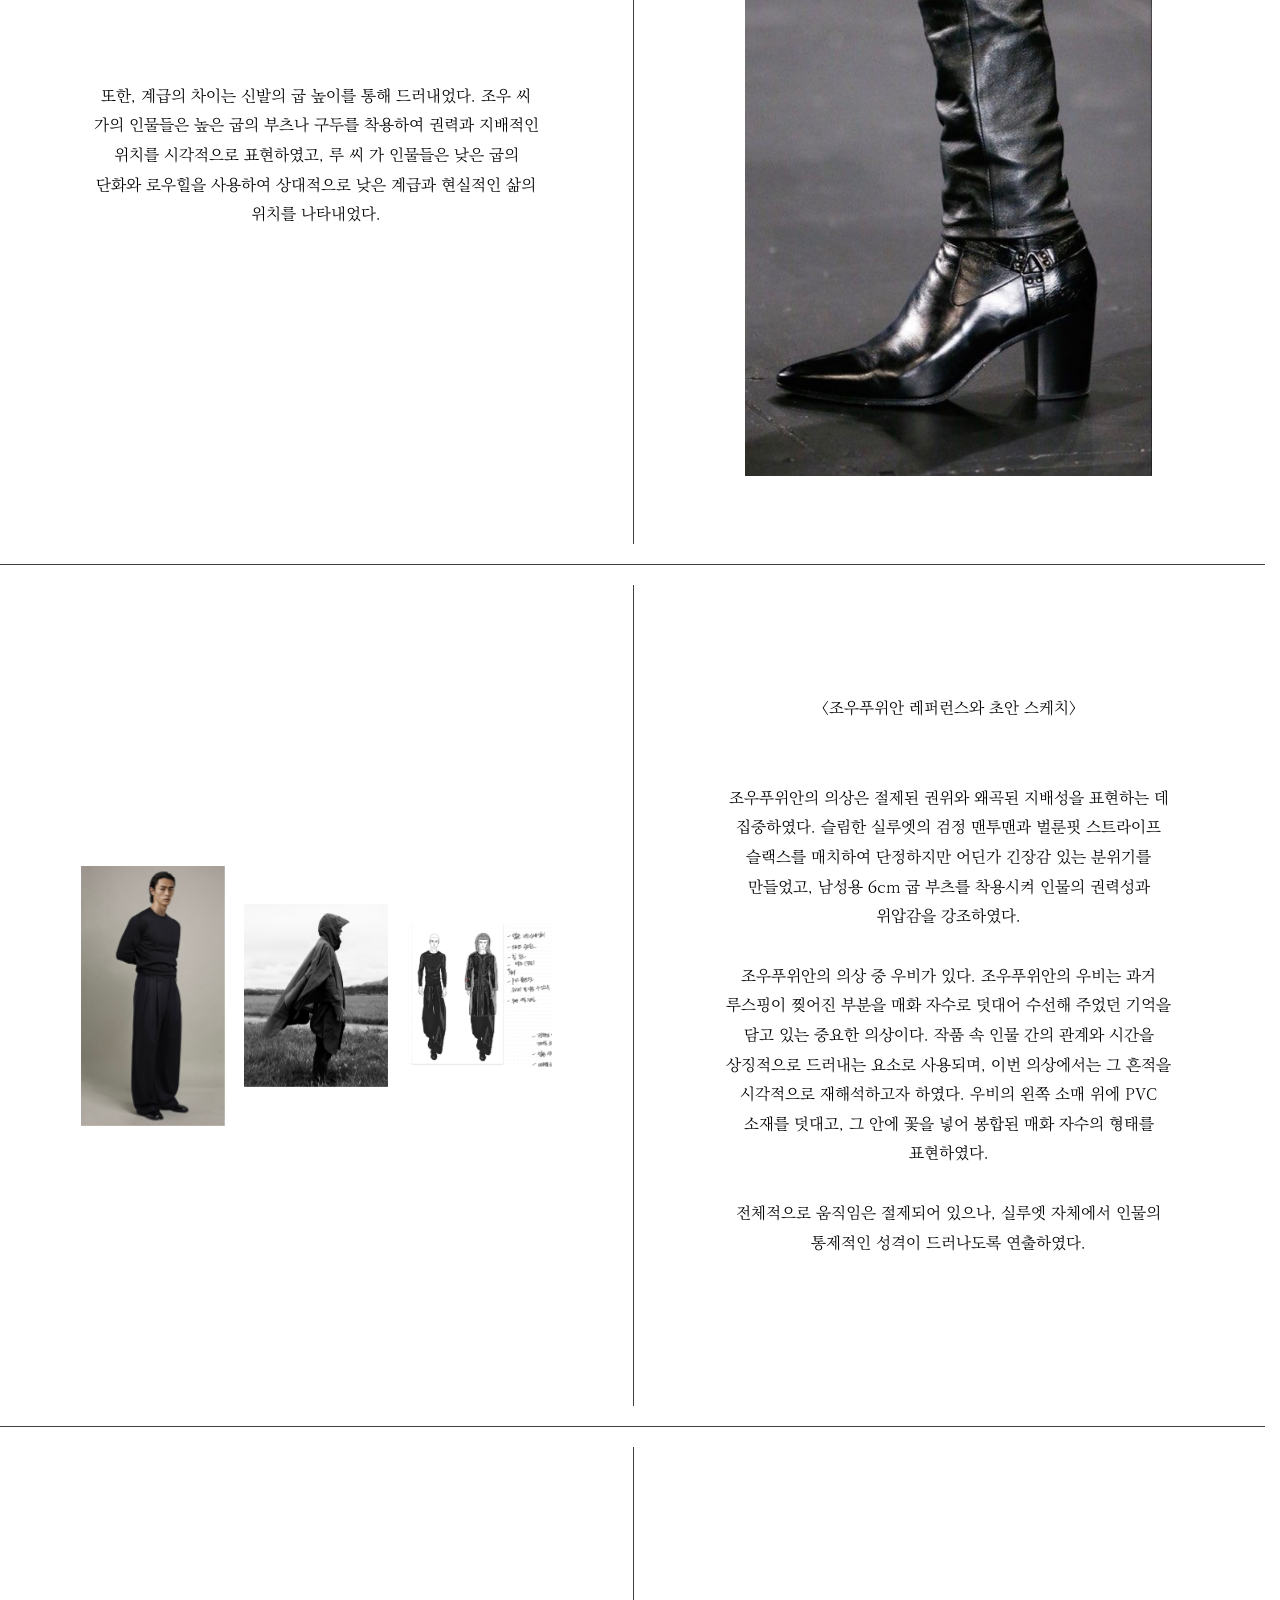
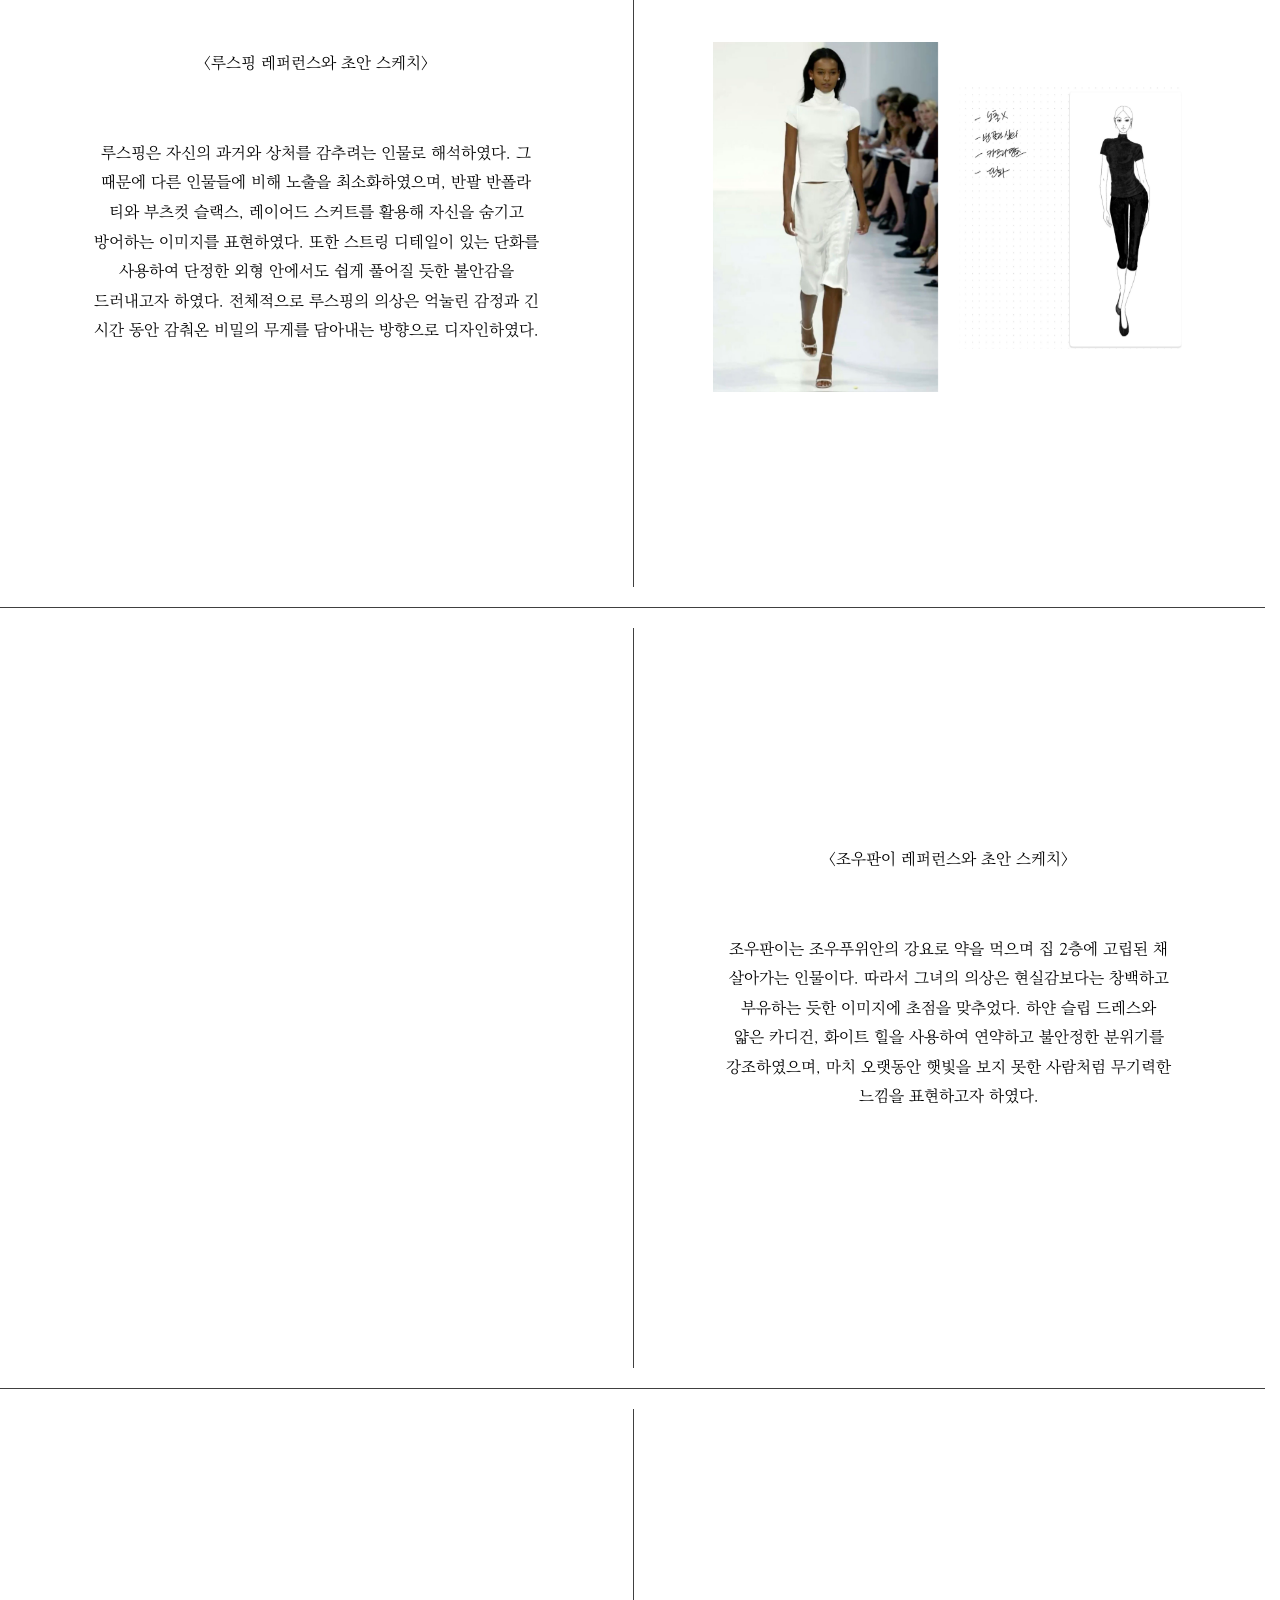
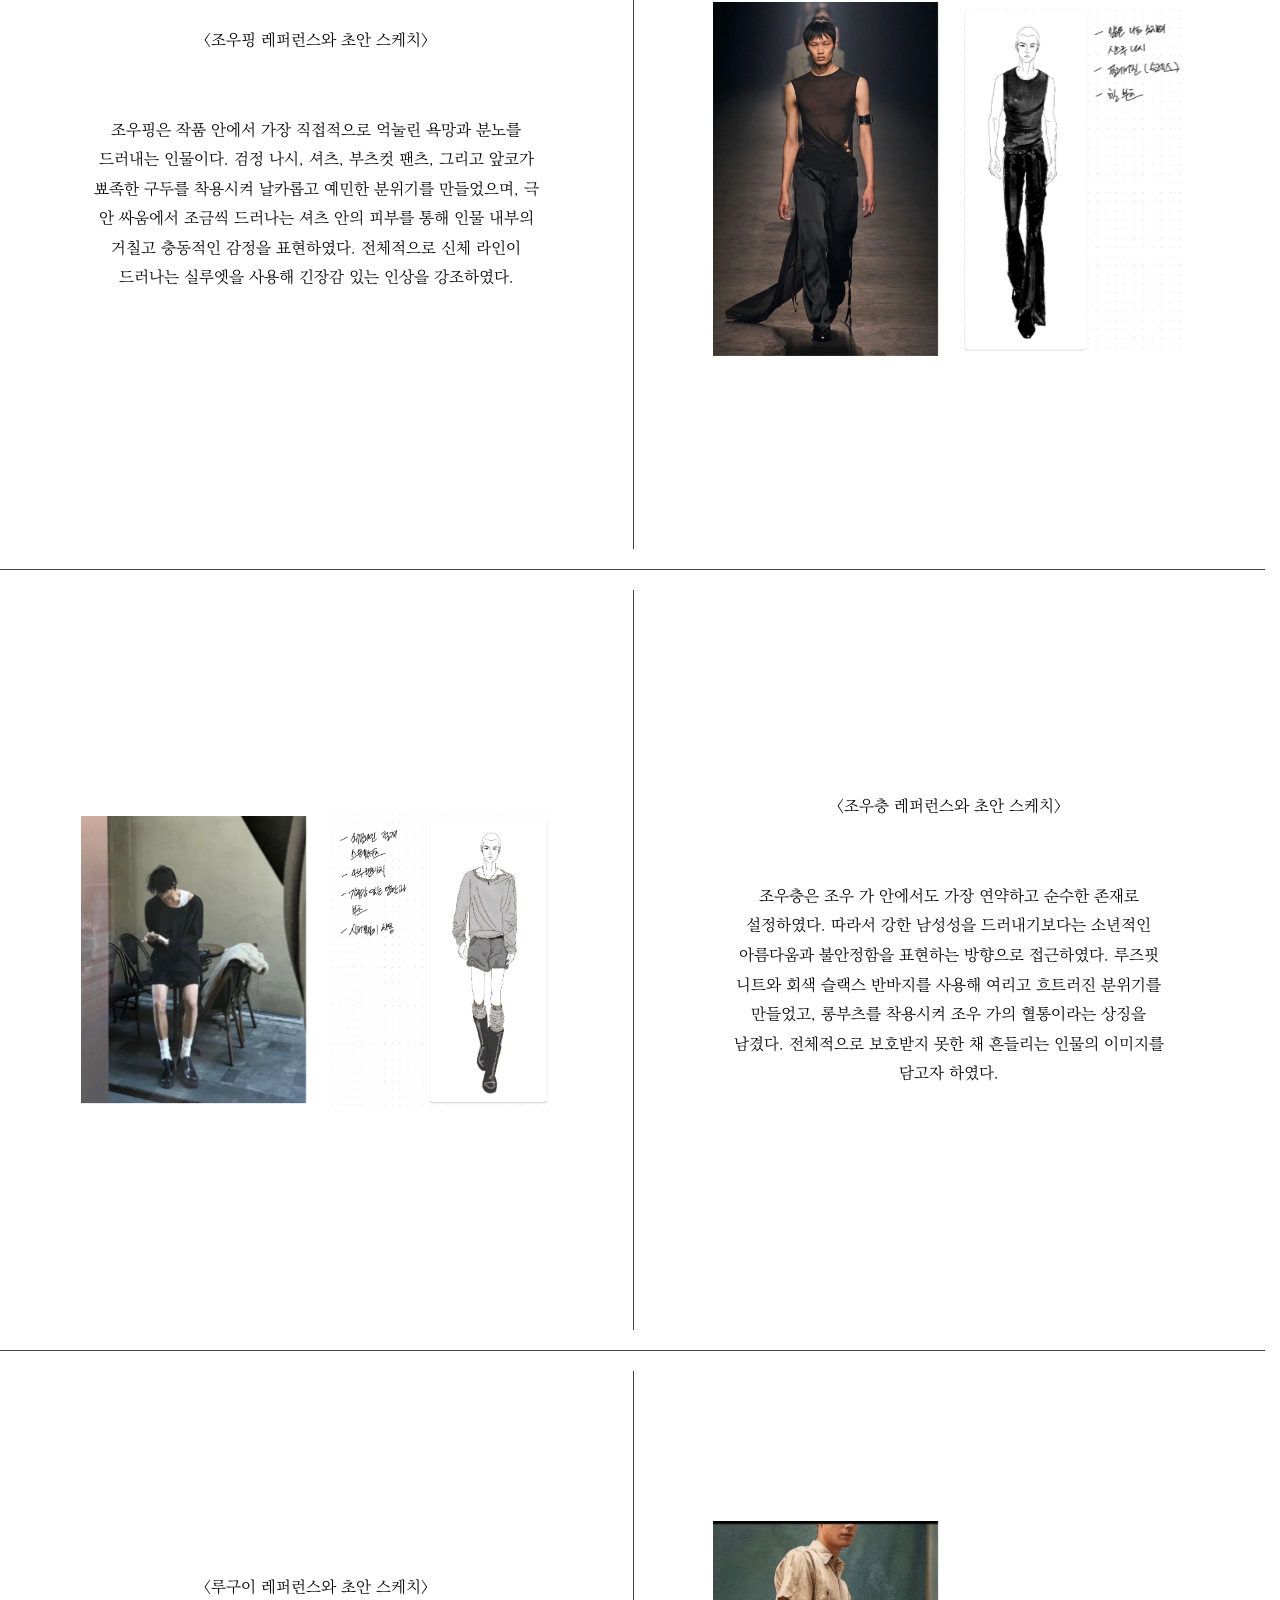
<file: page2.html>
<!doctype html>
<html lang="ko">
  <head>
    <meta charset="UTF-8" />
    <meta name="viewport" content="width=device-width, initial-scale=1.0" />
    <title>연극 &lt;뇌우&gt;</title>
    <link rel="stylesheet" href="./styles.css" />
  </head>
  <body>
    <header class="site-header" aria-label="홈페이지 헤더">
      <nav class="header-nav header-nav-left" aria-label="주요 페이지">
        <a href="./page1.html">ABOUT</a>
        <a href="./page2.html">PROCESS</a>
        <a href="./page3.html">CAST</a>
      </nav>

      <a class="brand" href="./index.html" aria-label="연극 뇌우 홈">
        <img src="./assets/header-title.png" alt="thunderstorm 뇌우" />
      </a>

      <nav class="header-nav header-nav-right" aria-label="아카이브와 연락처">
        <a href="./page4.html">ARCHIVE</a>
        <a href="https://www.instagram.com/karts.thunderstorm?utm_source=ig_web_button_share_sheet&amp;igsh=ZDNlZDc0MzIxNw==" target="_blank" rel="noopener noreferrer">CONTACT</a>
      </nav>
    </header>

    <main class="process-page">
      <nav class="process-note-nav" aria-label="노트 목록">
        <a href="#director-note">연출 노트</a>
        <a href="#music-note">음악 노트</a>
        <a href="#stage-note">무대 노트</a>
        <a href="#lighting-note">조명 노트</a>
        <a href="#props-note">소품 노트</a>
        <a href="#costume-note">의상 노트</a>
      </nav>

      <section class="process-note-section" id="director-note">
        <div class="process-note-content">
          <h1 class="process-text-reveal">연출 노트</h1>
          <p class="process-text-reveal">모든 약한 것이 파멸하는 &lt;뇌우&gt;를 성인이 되어가는 데 끝내 실패하는 미성숙한 인간들의 이야기로 느꼈다. 인물들은 불안에서 벗어나기 위해 무엇이든 억누르려 하지만, 그 대가로 자기 자신과 가장 사랑하는 존재를 희생시키고 만다. 그 모습이 현대를 살아가는 연약한 우리들의 모습과 같아 보였다.</p>
          <p class="process-text-reveal">무대에는 인생의 한 시점에 묶여 있는 인물들이 등장한다. 누군가는 그 자리에 멈춰 있고, 누군가는 그곳에서 필사적으로 도망치며, 또 누군가는 자신이 아직 그 시간을 지나고 있다는 사실조차 모른 채 살아간다. 누군가는 이야기의 끝에서야 그 시점에 도달한다. 그 시점을 끝내 마주하는 인물만이 완전한 성인이 될 수 있다고 믿었다.</p>
          <p class="process-text-reveal">이 졸업공연은 이십대 중반의 한가운데에서 올리는 어쩌면 마지막 연극일지도 모른다. 살아가며 돌아가기엔 너무 늦었다고 느껴질 때마다 통제를 바랐다. 시간이 지날수록 성숙해지기보다 통제에 익숙해져 가기만 했다. &lt;뇌우&gt;를 준비하면서 그런 통제의 욕망을 내려놓고 기꺼이 상처받기로 선택하는 사람이 되고 싶다고 생각했다.</p>
          <p class="process-text-reveal">제 어린 시절들을 사랑하고 보호해주신 엄마 아빠와 가족, 또 다른 가족이 되어준 친구들, 선생님들께 감사합니다.</p>
          <p class="process-text-reveal">함께 유년을 지나온 동생과, 공연을 만들어간 동료들, 그 과정의 마지막 순간을 찾아준 관객들이 지나고 있는 성인기가 진실할 수 있기를 바라며 준비했습니다. 공연을 보살피고 지켜주신 지도교수님인 김연민 연출님께 가장 큰 감사의 마음을 전합니다.</p>
          <p class="process-text-reveal">십대 후반과 성인이 된 후 모든 시기의 저를 품어준, 시작했을 때의 생각과는 다르게 통제가 불가능했던 극장과 연극이라는 세계에 감사합니다.</p>
        </div>
      </section>

      <section class="process-note-section process-note-with-media process-note-media-right" id="music-note">
        <div class="process-note-content">
          <h2>음악 노트</h2>
          <h3>조각을 마무리하며</h3>
          <p>공연, 영화 음악을 만들다 보니 아이디어는 점토나 클레이처럼 살을 붙여내는 게 아니라고 느낀다. 대개 똘똘 뭉쳐있으며, 바깥으로 꺼내어보면 생각보다 별 것 아니기도 하다. 피상적으로 맴돌던 멜로디, 분위기 혹은 공기라 칭하는 것들을 만들어내기 위해선 조각에 쓰이는 도구인 헤라나 끌로 깎아내는 것에 가깝다. 음악이 너무 튀면 음 몇 개를 빼보고, 같은 트랙을 여러 개로 나눠서 스테레오 스피커의 사용을 극대화해 보면서 음을 다듬는다. 특히 뇌우는 강렬한 사건들이 관객들을 얼어붙게 만들기 때문에 어떻게 하면 너무 실험극 같지도, 정극 같지도 않는 중간에서 놀 수 있을지 고민했다.</p>
          <p>오케스트라의 구성을 조금 활용하면 안정감을 주면서도 같은 악보가 다른 악기로 변주되어 나올 땐 다른 감정선으로 관객들이 음악을 받아들일 수 있을 것으로 생각했다. 극의 음악, 음향을 만들면서 뇌우의 아이들 루쓰펑과 조우핑, 조우충의 안녕을 바랐다. 남들보다 웃자란 부분이 있다고 터놓고 말할 수 없는 아이들, 아주 가는 바람에도 비 냄새를 감지하는 아이들을 상상하였다.</p>
          <p>집으로 와서 실시간으로 피아노를 치며 같이 멜로디를 더 고민해 준 민주, 중현, 경연에게 감사 인사를 표한다.</p>
        </div>
        <figure class="process-note-visual process-note-visual-music">
          <img class="process-image-reveal" src="./assets/page2/music-note.jpeg" alt="음악 노트 이미지" />
        </figure>
      </section>

      <section class="process-note-section process-note-with-media process-note-media-left" id="stage-note">
        <figure class="process-note-visual process-note-visual-stage">
          <img class="process-image-reveal" src="./assets/page2/stage-note.jpeg" alt="무대 노트 이미지" />
        </figure>
        <div class="process-note-content">
          <h2>무대 노트</h2>
          <p>현대인은 많은 것을 편안하게 누리며 살아간다. 따뜻한 빛이 집을 밝히고, 앉는 의자는 푹신해졌으며, 우리를 지켜주는 벽은 더욱 단단해졌다. 이 안락함은 이성과 통제를 통해 만들어진다. 홀로 존재할 수 없는 인간은 사회 안에 머무르기 위해 감정을 통제하고, 본능을 억누르며 살아간다.</p>
          <p>무대의 디자인은 이성으로 통제된 안락한 공간과, 그 안에 존재하는 날것 그대로의 순수한 감정의 대비에 집중하였다.</p>
          <p>순수로의 회귀. 원죄. 아이들의 소유욕.</p>
          <p>세속적인 어른들의 세계 속에서 파멸을 예견하면서도 끝내 자신의 욕망과 감정, 본능에 충실한 인물들.</p>
          <p>이들은 어른이지만, 과연 진짜 어른인가. 무대 위에는 어른의 껍데기를 뒤집어쓴 아이들만이 존재한다.</p>
          <p>무지에서 비롯되는 악, 순수 악. 사회에 편입되며 기대에 순응한 채 살아가는 듯 보이지만, 그 내면에는 여전히 충동과 욕망이 남아 있다. 그리고 그것들은 어쩌면 가장 순수한 감정인지도 모른다.</p>
          <p>선과 악을 구분하는 기준은 후천적으로 만들어진다. 아직 그 기준이 존재하지 않았던 무지의 공간, 그리고 그 기준과 타협하며 안락함을 누리는 공간. 두 세계가 공존하는 순간을 표현하고자 하였다.</p>
        </div>
      </section>

      <section class="process-note-section" id="lighting-note">
        <div class="process-note-content">
          <h2>조명 노트</h2>
          <p>조우 씨 가의 이 공간은 단순한 집이 아니라 관계와 관계가 얽힌 것들의 겹이 축적된 곳이다. 닫힌 창문 안으로 수없이 비쳤을 시간. 그 속에는 간직하고자 하는 마음, 들켜선 안 되지만 들켜버린 비밀, 애정, 증오, 불안, 진실··· 다채로운 것들이 섞이고 교차한다. 극은 과거부터 쌓여있던 것들을 하루 동안 서서히 밝혀간다. 조우 씨 가, 그 속의 루 씨 가, 그리고 그를 둘러싸는 공간. 빛은 더 좁혀들어가기도, 아예 테두리를 비추기도 하며 이야기를 따라간다.</p>
          <p>조명은 시간의 흐름을 표현하고, 그에 따라 휘몰아치는 감정과 같이 뇌우를 불러일으킨다. 그리고 인물들이 각자 마주하는 사건에 따라 고조되는 감각을 조심스레 돕도록 하였다. 관객들이 번개 같은 찰나의 순간을 느끼기도, 은밀하게 밝혀지는 감각에 함께 젖어 들어갈 수도 있길 희망한다.</p>
        </div>
      </section>

      <section class="process-note-section process-note-with-media process-note-media-right" id="props-note">
        <div class="process-note-content">
          <h2>소품 노트</h2>
          <p>검은색은 단순한 어둠이 아니라 인물들을 짓누르는 비밀과 운명의 상징이며, 일상적인 소품들조차 이미 오염된 공간의 일부처럼 보이게 합니다. 또한 조명과 만나며 생기는 그림자와 질감을 통해 인물들의 불안과 관계의 균열이 더욱 선명하게 드러나도록 의도했습니다.</p>
          <p>결국 소품은 단순한 생활 도구가 아니라, 이 가문이 숨기고 있는 기억과 죄를 침묵 속에서 증언하는 존재로 기능합니다.</p>
        </div>
        <figure class="process-note-visual process-note-visual-props">
          <img class="process-image-reveal" src="./assets/page2/props-note-01.jpeg" alt="소품 노트 이미지 1" />
          <img class="process-image-reveal" src="./assets/page2/props-note-02.jpeg" alt="소품 노트 이미지 2" />
          <img class="process-image-reveal" src="./assets/page2/props-note-03.jpeg" alt="소품 노트 이미지 3" />
        </figure>
      </section>

      <section class="process-note-section process-note-section-costume process-costume-section" id="costume-note">
        <div class="process-costume-layout process-costume-layout--image-left">
            <figure class="process-costume-visual process-costume-visual--single">
              <img class="process-image-reveal" src="./assets/page2/costume-note/01.jpeg" alt="의상 노트 이미지 1" />
            </figure>
          <div class="process-note-content process-costume-text">
              <h2>의상 노트</h2>
              <p>이번 공연의 의상은 인물들 사이에 존재하는 미묘한 거리감과 긴장감에서부터 시작되었다. 같은 공간 안에 머물고 있지만, 끝내 서로를 온전히 이해하지 못한 채 어긋나는 관계를 의상의 실루엣과 소재의 결을 통해 표현하고자 하였다. 겉으로는 정돈되고 안정되어 보이지만, 그 안에는 눌려 있는 감정과 불완전함이 서서히 드러나도록 구성하였으며, 극이 진행될수록 무너져가는 인물들의 내면을 레이어와 컬러를 통해 안에 담아내고자 하였다.</p>
              <p>&lt;뇌우&gt;의 의상 디자인 콘셉트는 작품 속 인물들의 혈통과 계급, 그리고 각자가 지닌 불안정한 관계성을 시각적으로 드러내는 것에 중점을 두었다.</p>
          </div>
        </div>
      </section>

      <section class="process-note-section process-note-section-costume process-costume-section">
        <div class="process-costume-layout process-costume-layout--text-left">
            <figure class="process-costume-visual process-costume-visual--pair">
              <img class="process-image-reveal" src="./assets/page2/costume-note/02.jpeg" alt="의상 노트 이미지 2" />
              <img class="process-image-reveal" src="./assets/page2/costume-note/03.jpeg" alt="의상 노트 이미지 3" />
            </figure>
          <div class="process-note-content process-costume-text">
              <p>전체적인 의상 분위기는 특정 시대성을 명확하게 드러내기보다는 현대적이고 모던한 무드를 기반으로 구성하였으며, 등장인물들의 나이를 쉽게 가늠할 수 없도록 연출하였다. 이는 작품 안에서 반복되는 왜곡된 관계와 감정의 흐름을 보다 상징적으로 표현하기 위함이다.</p>
          </div>
        </div>
      </section>

      <section class="process-note-section process-note-section-costume process-costume-section">
        <div class="process-costume-layout process-costume-layout--image-left">
            <figure class="process-costume-visual process-costume-visual--multi">
              <img class="process-image-reveal" src="./assets/page2/costume-note/04.jpeg" alt="의상 노트 이미지 4" />
              <img class="process-image-reveal" src="./assets/page2/costume-note/05.jpeg" alt="의상 노트 이미지 5" />
              <img class="process-image-reveal" src="./assets/page2/costume-note/06.jpeg" alt="의상 노트 이미지 6" />
            </figure>
          <div class="process-note-content process-costume-text">
              <p>또한, 작품의 중심 소재가 금기된 혈연관계에서 비롯되는 만큼, 전체적인 실루엣은 절제되어 있으면서도 어딘가 덜어낸 듯한 노출 요소를 포함하여 인물들의 위태로운 감정선을 드러내고자 하였다.</p>
          </div>
        </div>
      </section>

      <section class="process-note-section process-note-section-costume process-costume-section">
        <div class="process-costume-layout process-costume-layout--text-left">
            <figure class="process-costume-visual process-costume-visual--single">
              <img class="process-image-reveal" src="./assets/page2/costume-note/07.jpeg" alt="의상 노트 이미지 7" />
            </figure>
          <div class="process-note-content process-costume-text">
              <p>이번 작품에서 가장 중요한 상징 요소는 컬러이다. 모든 비극의 시작이자 혈통의 근원에 해당하는 인물들에게는 검정을 사용하였다.</p>
          </div>
        </div>
      </section>

      <section class="process-note-section process-note-section-costume process-costume-section">
        <div class="process-costume-layout process-costume-layout--image-left">
            <figure class="process-costume-visual process-costume-visual--pair">
              <img class="process-image-reveal" src="./assets/page2/costume-note/08.jpeg" alt="의상 노트 이미지 8" />
              <img class="process-image-reveal" src="./assets/page2/costume-note/09.jpeg" alt="의상 노트 이미지 9" />
            </figure>
          <div class="process-note-content process-costume-text">
              <p>조우푸위안과 루스핑, 그리고 그들의 아들인 조우핑은 모두 검정 계열의 의상을 착용한다. 검정은 숨겨진 진실과 억압, 그리고 이 가문 전체를 뒤덮고 있는 불안과 죄책감을 상징한다.</p>
          </div>
        </div>
      </section>

      <section class="process-note-section process-note-section-costume process-costume-section">
        <div class="process-costume-layout process-costume-layout--text-left">
            <figure class="process-costume-visual process-costume-visual--pair">
              <img class="process-image-reveal" src="./assets/page2/costume-note/10.jpeg" alt="의상 노트 이미지 10" />
              <img class="process-image-reveal" src="./assets/page2/costume-note/11.jpeg" alt="의상 노트 이미지 11" />
            </figure>
          <div class="process-note-content process-costume-text">
              <p>반면, 조우판이와 루구이는 혈통과 직접적인 관계가 없는 인물이기 때문에 흰색 계열로 구분하였다. 흰색은 외부인으로서의 거리감과 동시에 체제 안에 존재하지만, 중심에는 닿지 못하는 인물들의 공허함을 의미한다.</p>
          </div>
        </div>
      </section>

      <section class="process-note-section process-note-section-costume process-costume-section">
        <div class="process-costume-layout process-costume-layout--image-left">
            <figure class="process-costume-visual process-costume-visual--pair">
              <img class="process-image-reveal" src="./assets/page2/costume-note/12.jpeg" alt="의상 노트 이미지 12" />
              <img class="process-image-reveal" src="./assets/page2/costume-note/13.jpeg" alt="의상 노트 이미지 13" />
            </figure>
          <div class="process-note-content process-costume-text">
              <p>그리고 두 세계의 경계에 놓인 조우충과 루쓰펑은 회색 계열을 사용하였다. 조우충은 조우푸위안과 조우판이 사이의 아들이고, 루쓰펑 또한 루스핑과 루구이 사이에서 태어난 존재이기에 어느 한쪽에도 완전히 속하지 못하는 불안정한 위치를 회색으로 표현하였다.</p>
          </div>
        </div>
      </section>

      <section class="process-note-section process-note-section-costume process-costume-section">
        <div class="process-costume-layout process-costume-layout--text-left">
            <figure class="process-costume-visual process-costume-visual--single">
              <img class="process-image-reveal" src="./assets/page2/costume-note/14.jpeg" alt="의상 노트 이미지 14" />
            </figure>
          <div class="process-note-content process-costume-text">
              <p>또한, 계급의 차이는 신발의 굽 높이를 통해 드러내었다. 조우 씨 가의 인물들은 높은 굽의 부츠나 구두를 착용하여 권력과 지배적인 위치를 시각적으로 표현하였고, 루 씨 가 인물들은 낮은 굽의 단화와 로우힐을 사용하여 상대적으로 낮은 계급과 현실적인 삶의 위치를 나타내었다.</p>
          </div>
        </div>
      </section>

      <section class="process-note-section process-note-section-costume process-costume-section">
        <div class="process-costume-layout process-costume-layout--image-left">
            <figure class="process-costume-visual process-costume-visual--multi">
              <img class="process-image-reveal" src="./assets/page2/costume-note/15.jpeg" alt="의상 노트 이미지 15" />
              <img class="process-image-reveal" src="./assets/page2/costume-note/16.jpeg" alt="의상 노트 이미지 16" />
              <img class="process-image-reveal" src="./assets/page2/costume-note/17.jpeg" alt="의상 노트 이미지 17" />
            </figure>
          <div class="process-note-content process-costume-text">
              <h3>&lt;조우푸위안 레퍼런스와 초안 스케치&gt;</h3>
              <p>조우푸위안의 의상은 절제된 권위와 왜곡된 지배성을 표현하는 데 집중하였다. 슬림한 실루엣의 검정 맨투맨과 벌룬핏 스트라이프 슬랙스를 매치하여 단정하지만 어딘가 긴장감 있는 분위기를 만들었고, 남성용 6cm 굽 부츠를 착용시켜 인물의 권력성과 위압감을 강조하였다.</p>
              <p>조우푸위안의 의상 중 우비가 있다. 조우푸위안의 우비는 과거 루스핑이 찢어진 부분을 매화 자수로 덧대어 수선해 주었던 기억을 담고 있는 중요한 의상이다. 작품 속 인물 간의 관계와 시간을 상징적으로 드러내는 요소로 사용되며, 이번 의상에서는 그 흔적을 시각적으로 재해석하고자 하였다. 우비의 왼쪽 소매 위에 PVC 소재를 덧대고, 그 안에 꽃을 넣어 봉합된 매화 자수의 형태를 표현하였다.</p>
              <p>전체적으로 움직임은 절제되어 있으나, 실루엣 자체에서 인물의 통제적인 성격이 드러나도록 연출하였다.</p>
          </div>
        </div>
      </section>

      <section class="process-note-section process-note-section-costume process-costume-section">
        <div class="process-costume-layout process-costume-layout--text-left">
            <figure class="process-costume-visual process-costume-visual--pair">
              <img class="process-image-reveal" src="./assets/page2/costume-note/18.jpeg" alt="의상 노트 이미지 18" />
              <img class="process-image-reveal" src="./assets/page2/costume-note/19.jpeg" alt="의상 노트 이미지 19" />
            </figure>
          <div class="process-note-content process-costume-text">
              <h3>&lt;루스핑 레퍼런스와 초안 스케치&gt;</h3>
              <p>루스핑은 자신의 과거와 상처를 감추려는 인물로 해석하였다. 그 때문에 다른 인물들에 비해 노출을 최소화하였으며, 반팔 반폴라 티와 부츠컷 슬랙스, 레이어드 스커트를 활용해 자신을 숨기고 방어하는 이미지를 표현하였다. 또한 스트링 디테일이 있는 단화를 사용하여 단정한 외형 안에서도 쉽게 풀어질 듯한 불안감을 드러내고자 하였다. 전체적으로 루스핑의 의상은 억눌린 감정과 긴 시간 동안 감춰온 비밀의 무게를 담아내는 방향으로 디자인하였다.</p>
          </div>
        </div>
      </section>

      <section class="process-note-section process-note-section-costume process-costume-section">
        <div class="process-costume-layout process-costume-layout--image-left">
            <figure class="process-costume-visual process-costume-visual--multi">
              <img class="process-image-reveal" src="./assets/page2/costume-note/20.jpeg" alt="의상 노트 이미지 20" />
              <img class="process-image-reveal" src="./assets/page2/costume-note/21.jpeg" alt="의상 노트 이미지 21" />
              <img class="process-image-reveal" src="./assets/page2/costume-note/22.jpeg" alt="의상 노트 이미지 22" />
            </figure>
          <div class="process-note-content process-costume-text">
              <h3>&lt;조우판이 레퍼런스와 초안 스케치&gt;</h3>
              <p>조우판이는 조우푸위안의 강요로 약을 먹으며 집 2층에 고립된 채 살아가는 인물이다. 따라서 그녀의 의상은 현실감보다는 창백하고 부유하는 듯한 이미지에 초점을 맞추었다. 하얀 슬립 드레스와 얇은 카디건, 화이트 힐을 사용하여 연약하고 불안정한 분위기를 강조하였으며, 마치 오랫동안 햇빛을 보지 못한 사람처럼 무기력한 느낌을 표현하고자 하였다.</p>
          </div>
        </div>
      </section>

      <section class="process-note-section process-note-section-costume process-costume-section">
        <div class="process-costume-layout process-costume-layout--text-left">
            <figure class="process-costume-visual process-costume-visual--pair">
              <img class="process-image-reveal" src="./assets/page2/costume-note/23.jpeg" alt="의상 노트 이미지 23" />
              <img class="process-image-reveal" src="./assets/page2/costume-note/24.jpeg" alt="의상 노트 이미지 24" />
            </figure>
          <div class="process-note-content process-costume-text">
              <h3>&lt;조우핑 레퍼런스와 초안 스케치&gt;</h3>
              <p>조우핑은 작품 안에서 가장 직접적으로 억눌린 욕망과 분노를 드러내는 인물이다. 검정 나시, 셔츠, 부츠컷 팬츠, 그리고 앞코가 뾰족한 구두를 착용시켜 날카롭고 예민한 분위기를 만들었으며, 극 안 싸움에서 조금씩 드러나는 셔츠 안의 피부를 통해 인물 내부의 거칠고 충동적인 감정을 표현하였다. 전체적으로 신체 라인이 드러나는 실루엣을 사용해 긴장감 있는 인상을 강조하였다.</p>
          </div>
        </div>
      </section>

      <section class="process-note-section process-note-section-costume process-costume-section">
        <div class="process-costume-layout process-costume-layout--image-left">
            <figure class="process-costume-visual process-costume-visual--pair">
              <img class="process-image-reveal" src="./assets/page2/costume-note/25.jpeg" alt="의상 노트 이미지 25" />
              <img class="process-image-reveal" src="./assets/page2/costume-note/26.jpeg" alt="의상 노트 이미지 26" />
            </figure>
          <div class="process-note-content process-costume-text">
              <h3>&lt;조우충 레퍼런스와 초안 스케치&gt;</h3>
              <p>조우충은 조우 가 안에서도 가장 연약하고 순수한 존재로 설정하였다. 따라서 강한 남성성을 드러내기보다는 소년적인 아름다움과 불안정함을 표현하는 방향으로 접근하였다. 루즈핏 니트와 회색 슬랙스 반바지를 사용해 여리고 흐트러진 분위기를 만들었고, 롱부츠를 착용시켜 조우 가의 혈통이라는 상징을 남겼다. 전체적으로 보호받지 못한 채 흔들리는 인물의 이미지를 담고자 하였다.</p>
          </div>
        </div>
      </section>

      <section class="process-note-section process-note-section-costume process-costume-section">
        <div class="process-costume-layout process-costume-layout--text-left">
            <figure class="process-costume-visual process-costume-visual--pair">
              <img class="process-image-reveal" src="./assets/page2/costume-note/27.jpeg" alt="의상 노트 이미지 27" />
              <img class="process-image-reveal" src="./assets/page2/costume-note/28.jpeg" alt="의상 노트 이미지 28" />
            </figure>
          <div class="process-note-content process-costume-text">
              <h3>&lt;루구이 레퍼런스와 초안 스케치&gt;</h3>
              <p>루구이는 조우 가의 하인 계급이지만, 루구이는 조우가의 공간에서 일하는 것에 대한 자부심을 가진 인물이다. 따라서 지나치게 초라하게 표현하기보다는 정돈되고 깔끔한 분위기로 접근하였다. 루구이는 아이보리 컬러의 나시와 리넨 셔츠, 화이트 스트레이트핏 와이드 팬츠를 착용하였으며, 모래색 단화를 매치하여 소박하지만 단정한 인상을 주었다. 자연스러운 소재감을 활용해 현실적인 생활감을 표현하고자 하였다.</p>
          </div>
        </div>
      </section>

      <section class="process-note-section process-note-section-costume process-costume-section">
        <div class="process-costume-layout process-costume-layout--image-left">
            <figure class="process-costume-visual process-costume-visual--pair">
              <img class="process-image-reveal" src="./assets/page2/costume-note/29.jpeg" alt="의상 노트 이미지 29" />
              <img class="process-image-reveal" src="./assets/page2/costume-note/30.jpeg" alt="의상 노트 이미지 30" />
            </figure>
          <div class="process-note-content process-costume-text">
              <h3>&lt;루쓰펑 레퍼런스와 초안 스케치&gt;</h3>
              <p>루쓰펑 또한 이야기 속에서 연약한 위치에 놓인 인물이다. 루즈핏 카디건과 슬립 드레스, 부츠를 사용하여 보호받고 싶어 하는 불안정한 감정을 시각화하였다. 조우충과 마찬가지로 흐르는 듯한 실루엣을 사용해 두 인물이 공유하는 연약함과 불완전함을 연결하고자 하였다. 루구이와 루쓰펑은 조우 가에서 일을 할 때 모래색 앞치마를 착용해 그들의 신분을 철저히 구분했다.</p>
          </div>
        </div>
      </section>

      <section class="process-note-section process-note-section-costume process-costume-section">
        <div class="process-costume-layout process-costume-layout--text-left">
            <figure class="process-costume-visual process-costume-visual--single">
              <img class="process-image-reveal" src="./assets/page2/costume-note/31.jpeg" alt="의상 노트 이미지 31" />
            </figure>
          <div class="process-note-content process-costume-text">
              <p>의상은 극 안에서 인물들을 설명하는 하나의 장치이자, 말로 드러나지 않는 감정을 보여주는 또 다른 언어라고 생각하였다. 이번 작품에서는 각 인물이 지닌 관계와 위치, 그리고 서로 다른 결핍들을 의상을 통해 자연스럽게 드러내고자 하였으며, 이를 통해 &lt;뇌우&gt; 특유의 차갑고 불안한 분위기를 구성하고자 했다.</p>
          </div>
        </div>
      </section>
    </main>

    <footer class="site-footer">
      <p>Presented by Korea National University of Arts, School of Drama</p>
      <p>Designed &amp; developed by YEJIN YOON<br /><a href="https://www.instagram.com/if_____aurora?utm_source=ig_web_button_share_sheet&amp;igsh=ZDNlZDc0MzIxNw==" target="_blank" rel="noopener noreferrer">@if_____aurora ↗</a></p>
      <p>© 2026 All rights reserved.</p>
    </footer>

    <script>
      const header = document.querySelector(".site-header");
      let lastScrollY = window.scrollY;

      window.addEventListener("scroll", () => {
        const currentScrollY = window.scrollY;
        const isScrollingDown = currentScrollY > lastScrollY;

        if (currentScrollY <= 8) {
          header.classList.remove("is-hidden");
        } else if (isScrollingDown && currentScrollY > 80) {
          header.classList.add("is-hidden");
        } else if (!isScrollingDown) {
          header.classList.remove("is-hidden");
        }

        lastScrollY = currentScrollY;
      }, { passive: true });
const processRevealTargets = document.querySelectorAll(".process-text-reveal, .process-image-reveal");

const processRevealObserver = new IntersectionObserver((entries) => {
  entries.forEach((entry) => {
    if (entry.isIntersecting) {
      entry.target.classList.add("is-visible");
      processRevealObserver.unobserve(entry.target);
    }
  });
}, { threshold: 0.18, rootMargin: "0px 0px -8% 0px" });

processRevealTargets.forEach((target, index) => {
  target.style.setProperty("--process-reveal-delay", `${Math.min(index * 80, 420)}ms`);
  processRevealObserver.observe(target);
});

    </script>
  </body>
</html>
</file>
<file: styles.css>
@font-face {
  font-family: "KoPub Batang";
  src: url("assets/fonts/KoPubBatangPro-Light.otf") format("opentype");
  font-weight: 300;
  font-style: normal;
  font-display: swap;
}

@font-face {
  font-family: "KoPub Batang";
  src: url("assets/fonts/KoPubBatangPro-Medium.otf") format("opentype");
  font-weight: 400;
  font-style: normal;
  font-display: swap;
}

@font-face {
  font-family: "KoPub Batang";
  src: url("assets/fonts/KoPubBatangPro-Bold.otf") format("opentype");
  font-weight: 700;
  font-style: normal;
  font-display: swap;
}

:root {
  --paper: #ffffff;
  --ink: #171717;
  --muted: #706f6a;
  --line: rgba(23, 23, 23, 0.16);
  --veil: rgba(245, 245, 241, 0.55);
  --site-cursor: url("data:image/svg+xml,%3Csvg xmlns=%27http://www.w3.org/2000/svg%27 width=%2722%27 height=%2722%27 viewBox=%270 0 22 22%27%3E%3Ccircle cx=%2711%27 cy=%2711%27 r=%278%27 fill=%27%23b8ed14%27/%3E%3C/svg%3E") 11 11, auto;
}

* {
  box-sizing: border-box;
}

html {
  width: 100%;
  max-width: 100%;
  overflow-x: hidden;
  scroll-behavior: smooth;
  scrollbar-gutter: stable;
}

body {
  width: 100%;
  max-width: 100%;
  margin: 0;
  overflow-x: hidden;
  background: #ffffff;
  color: var(--ink);
  font-family:
    "Helvetica Neue",
    Arial,
    "Apple SD Gothic Neo",
    "Noto Sans KR",
    sans-serif;
  letter-spacing: 0;
}

a {
  color: inherit;
  text-decoration: none;
}

p {
  word-break: keep-all;
  overflow-wrap: break-word;
}

html,
body,
a,
button,
.hero-panel {
  cursor: var(--site-cursor);
}

.site-header {
  position: fixed;
  z-index: 50;
  top: 0;
  left: 0;
  display: flex;
  width: 100%;
  height: 54px;
  align-items: center;
  justify-content: center;
  padding: 4px 24px;
  background: #ffffff;
  transition: transform 420ms cubic-bezier(0.22, 1, 0.36, 1);
  will-change: transform;
}

.site-header.is-hidden {
  transform: translateY(-100%);
}

.header-nav {
  position: absolute;
  top: 50%;
  display: flex;
  align-items: center;
  gap: clamp(34px, 4.8vw, 76px);
  font-size: 17px;
  font-weight: 300;
  line-height: 1;
  letter-spacing: 0;
  transform: translateY(-50%);
}

.header-nav-left {
  left: 34px;
}

.header-nav-right {
  right: 34px;
  gap: clamp(28px, 3.8vw, 64px);
}

.header-nav a {
  position: relative;
  display: block;
}

.header-nav a::after {
  position: absolute;
  left: 0;
  bottom: -3px;
  width: 100%;
  height: 1px;
  content: "";
  background: currentColor;
  transform: scaleX(0);
  transform-origin: left center;
  transition: transform 240ms ease;
}

.header-nav a:hover::after,
.header-nav a:focus-visible::after {
  transform: scaleX(1);
}

.brand {
  position: fixed;
  z-index: 51;
  top: 27px;
  left: 50vw;
  display: inline-flex;
  align-items: center;
  justify-content: center;
  transform: translate(-50%, -50%);
}

.brand img {
  display: block;
  width: min(185px, 32vw);
  height: auto;
}

main {
  padding-top: 54px;
}

.hero {
  position: relative;
  display: grid;
  min-height: calc(100svh - 54px);
  grid-template-columns: repeat(3, 1fr);
  overflow: hidden;
  background: #d9d8d2;
}

.hero::after {
  display: none;
}

.hero-panel {
  position: relative;
  min-width: 0;
  min-height: calc(100svh - 54px);
  overflow: hidden;
}

.hero-panel img {
  width: 100%;
  height: 100%;
  display: block;
  object-fit: cover;
  filter: grayscale(1) contrast(0.94) brightness(0.92);
  transition: transform 700ms cubic-bezier(0.22, 1, 0.36, 1), filter 700ms cubic-bezier(0.22, 1, 0.36, 1);
}

.hero-panel:hover img,
.hero-panel:focus-visible img {
  transform: scale(1.08);
}

.hero-overlay {
  position: absolute;
  inset: 0;
  z-index: 2;
  display: flex;
  align-items: center;
  justify-content: center;
  gap: 28px;
  color: #ffffff;
  background: rgba(0, 0, 0, 0.7);
  opacity: 0;
  transition: opacity 420ms cubic-bezier(0.22, 1, 0.36, 1);
}

.hero-panel:hover .hero-overlay,
.hero-panel:focus-visible .hero-overlay {
  opacity: 1;
}

.hero-arrow {
  position: relative;
  display: block;
  width: min(250px, 42%);
  height: 1px;
  background: currentColor;
  transform: translateX(-16px);
  opacity: 0;
  transition: transform 520ms cubic-bezier(0.22, 1, 0.36, 1), opacity 420ms ease;
}

.hero-arrow::before,
.hero-arrow::after {
  position: absolute;
  right: -1px;
  width: 14px;
  height: 1px;
  content: "";
  background: currentColor;
  transform-origin: right center;
}

.hero-arrow::before {
  transform: rotate(38deg);
}

.hero-arrow::after {
  transform: rotate(-38deg);
}

.hero-title {
  display: block;
  min-width: 116px;
  font-size: 20px;
  font-weight: 400;
  line-height: 1;
  letter-spacing: 0;
  transform: translateY(8px);
  opacity: 0;
  transition: transform 520ms cubic-bezier(0.22, 1, 0.36, 1), opacity 420ms ease;
}

.hero-panel:hover .hero-arrow,
.hero-panel:focus-visible .hero-arrow {
  transform: translateX(0);
  opacity: 1;
}

.hero-panel:hover .hero-title,
.hero-panel:focus-visible .hero-title {
  transform: translateY(0);
  opacity: 1;
}

.hero-panel-left img {
  object-position: 50% 50%;
}

.hero-panel-center,
.hero-panel-right {
  border-left: 1px solid rgba(255, 255, 255, 0.42);
}

.hero-panel-center img {
  object-position: 48% 50%;
}

.hero-panel-right img {
  object-position: 50% 50%;
}

.home-quote {
  display: grid;
  min-height: 82svh;
  place-items: center;
  padding: 120px 24px;
  background: #ffffff;
  text-align: center;
}

.home-quote p {
  margin: 0;
  color: #343434;
  font-family: "KoPub Batang", "KoPub Batang Pro", "Noto Serif KR", serif;
  font-size: 12pt;
  font-weight: 300;
  line-height: 1.7;
}

.ink-reveal {
  opacity: 0;
  filter: blur(18px) contrast(1.25);
  transform: scale(0.985);
  text-shadow: 0 0 26px rgba(52, 52, 52, 0.55);
  transition:
    opacity 4200ms cubic-bezier(0.16, 1, 0.3, 1),
    filter 5200ms cubic-bezier(0.16, 1, 0.3, 1),
    transform 5200ms cubic-bezier(0.16, 1, 0.3, 1),
    text-shadow 5200ms cubic-bezier(0.16, 1, 0.3, 1);
  will-change: opacity, filter, transform, text-shadow;
}

.ink-reveal.is-visible {
  opacity: 1;
  filter: blur(0) contrast(1);
  transform: scale(1);
  text-shadow: 0 0 0 rgba(52, 52, 52, 0);
}

.retriever-section {
  overflow: hidden;
  position: relative;
  padding: 72px 0;
  border-top: 1px solid rgba(23, 23, 23, 0.75);
  border-bottom: 1px solid rgba(23, 23, 23, 0.75);
  background: #ffffff;
}

.retriever-marquee {
  overflow: hidden;
  width: 100%;
}

.retriever-track {
  --retriever-gap: clamp(36px, 6vw, 96px);
  display: flex;
  width: max-content;
  align-items: center;
  gap: var(--retriever-gap);
  transform: translateX(0);
  will-change: transform;
}

.retriever-group {
  display: contents;
}

.retriever-track img {
  display: block;
  width: auto;
  height: clamp(180px, 22vw, 310px);
  object-fit: contain;
  flex: 0 0 auto;
}

.retriever-note {
  position: absolute;
  left: 24px;
  bottom: 12px;
  width: auto;
  margin: 0;
  padding: 0;
  color: rgba(23, 23, 23, 0.5);
  font-family: "Helvetica Neue", Arial, "Apple SD Gothic Neo", "Noto Sans KR", sans-serif;
  font-size: 8pt;
  font-weight: 300;
  line-height: 1.5;
  text-align: left;
}

.performance-section {
  padding: 170px 0 96px;
  background: #ffffff;
}

.performance-card {
  width: 100%;
  margin: 0;
  padding: 0;
  border-radius: 0;
  background: transparent;
  color: #000000;
  font-family: "KoPub Batang", "KoPub Batang Pro", "Noto Serif KR", serif;
  font-size: 12pt;
  font-weight: 300;
  line-height: 1.6;
  text-align: center;
}

.performance-card h2,
.performance-card h3,
.performance-card p {
  margin: 0;
  font: inherit;
  color: inherit;
}

.performance-card h2 {
  margin-bottom: 86px;
  font-size: calc(1em + 1.5pt);
}

.blur-reveal {
  opacity: 0;
  filter: blur(18px);
  transition:
    opacity 1800ms cubic-bezier(0.22, 1, 0.36, 1),
    filter 2200ms cubic-bezier(0.22, 1, 0.36, 1);
  will-change: opacity, filter;
}

.blur-reveal.is-visible {
  opacity: 1;
  filter: blur(0);
}

.slow-reveal {
  opacity: 0;
  filter: blur(8px);
  transform: translateY(14px);
  transition:
    opacity 2200ms cubic-bezier(0.16, 1, 0.3, 1),
    filter 2600ms cubic-bezier(0.16, 1, 0.3, 1),
    transform 2600ms cubic-bezier(0.16, 1, 0.3, 1);
  will-change: opacity, filter, transform;
}

.slow-reveal.is-visible {
  opacity: 1;
  filter: blur(0);
  transform: translateY(0);
}

.reveal-text {
  opacity: 0;
  filter: blur(4px);
  transform: translateY(22px);
  transition:
    opacity 900ms cubic-bezier(0.22, 1, 0.36, 1),
    filter 900ms cubic-bezier(0.22, 1, 0.36, 1),
    transform 900ms cubic-bezier(0.22, 1, 0.36, 1);
  transition-delay: var(--reveal-delay, 0ms);
  will-change: opacity, filter, transform;
}

.reveal-text.is-visible {
  opacity: 1;
  filter: blur(0);
  transform: translateY(0);
}

@media (prefers-reduced-motion: reduce) {
  .reveal-text {
    opacity: 1;
    filter: none;
    transform: none;
    transition: none;
  }


  .slow-reveal {
    opacity: 1;
    filter: none;
    transform: none;
    transition: none;
  }

  .blur-reveal {
    opacity: 1;
    filter: none;
    transition: none;
  }

  .ink-reveal {
    opacity: 1;
    filter: none;
    transform: none;
    text-shadow: none;
    transition: none;
  }

}

.info-list {
  display: grid;
  width: min(680px, 100%);
  margin: 0 auto;
  gap: 48px;
}

.info-row {
  display: grid;
  grid-template-columns: 170px minmax(0, 1fr);
  gap: 48px;
  text-align: left;
}

.info-row > p {
  justify-self: start;
}

.mobile-only {
  display: none;
}

.runtime-lines {
  width: max-content;
  justify-self: center;
  text-align: right;
}

.ticket-info {
  width: min(760px, 100%);
  margin: 190px auto 0;
  text-align: center;
}

.ticket-info h2 {
  margin-bottom: 54px;
  text-align: center;
}

.ticket-info h3 {
  margin-bottom: 48px;
  text-align: center;
}

.ticket-info p + p {
  margin-top: 34px;
}

.performance-card {
  padding: 0;
  border-radius: 0;
  background: transparent;
}

.performance-layout {
  display: grid;
  grid-template-columns: minmax(300px, 0.95fr) minmax(420px, 1fr);
  align-items: stretch;
  border-top: 1px solid rgba(23, 23, 23, 0.75);
}

.performance-layout-bottom {
  border-bottom: 0;
}

.poster-frame {
  display: flex;
  min-width: 0;
  margin: 0;
  padding: clamp(42px, 5vw, 72px) clamp(28px, 5vw, 72px);
  align-items: center;
  justify-content: center;
}

.poster-frame img {
  display: block;
  width: min(82%, 520px);
  height: auto;
}

.performance-info-panel,
.poster-frame-right,
.synopsis-info {
  position: relative;
}

.performance-info-panel::before,
.poster-frame-right::before,
.synopsis-info::before {
  content: "";
  position: absolute;
  top: 20px;
  bottom: 20px;
  left: 0;
  width: 1px;
  background: rgba(23, 23, 23, 0.75);
  pointer-events: none;
}

.performance-info-panel {
  display: flex;
  flex-direction: column;
  justify-content: center;
  padding: clamp(56px, 7vw, 100px) clamp(28px, 5vw, 72px);
}

.performance-info-panel h2 {
  text-align: center;
}

.ticket-info {
  display: flex;
  width: auto;
  margin: 0;
  flex-direction: column;
  justify-content: center;
  padding: clamp(64px, 8vw, 120px) clamp(28px, 6vw, 82px);
  text-align: center;
}

.poster-frame-right img {
  width: min(76%, 500px);
}

.synopsis-layout {
  border-bottom: 1px solid rgba(23, 23, 23, 0.75);
}

.synopsis-info {
  display: flex;
  flex-direction: column;
  justify-content: center;
  padding: clamp(72px, 8vw, 120px) clamp(32px, 6vw, 92px);
  text-align: left;
}

.synopsis-info h2 {
  margin-bottom: 72px;
  text-align: center;
}

.synopsis-info p {
  width: min(680px, 100%);
  margin-right: auto;
  margin-left: auto;
  line-height: 2;
}

.synopsis-info p + p {
  margin-top: 54px;
}

.moving-poster-panel {
  display: flex;
  align-items: center;
  justify-content: center;
  padding: clamp(64px, 7vw, 112px) clamp(28px, 5vw, 72px);
}

.moving-poster-video {
  display: block;
  width: min(76%, 500px);
  height: auto;
  background: transparent;
  object-fit: contain;
}

.audience-credits {
  padding: 54px 24px 18px;
  background: #ffffff;
  color: rgba(23, 23, 23, 0.6);
  font-family: "Helvetica Neue", Arial, "Apple SD Gothic Neo", "Noto Sans KR", sans-serif;
  font-size: 8.5pt;
  font-weight: 300;
  line-height: 1.65;
}

.audience-credits-inner {
  width: min(1640px, 100%);
  margin: 0 auto;
}

.audience-credits-table {
  width: 100%;
  border-collapse: collapse;
  text-align: left;
}

.audience-credits-table tbody {
  display: grid;
  grid-template-columns: repeat(3, minmax(0, 1fr));
  column-gap: clamp(28px, 5vw, 96px);
}

.audience-credits-table tr {
  display: grid;
  grid-template-columns: minmax(82px, max-content) minmax(160px, 1fr);
  align-items: start;
}

.audience-credits-table tr:nth-child(n + 1):nth-child(-n + 6) {
  grid-column: 1;
  grid-row: var(--credit-row);
}

.audience-credits-table tr:nth-child(n + 7):nth-child(-n + 12) {
  grid-column: 2;
  grid-row: var(--credit-row);
}

.audience-credits-table tr:nth-child(n + 13):nth-child(-n + 18) {
  grid-column: 3;
  grid-row: var(--credit-row);
}

.audience-credits-table tr:nth-child(6n + 1) { --credit-row: 1; }
.audience-credits-table tr:nth-child(6n + 2) { --credit-row: 2; }
.audience-credits-table tr:nth-child(6n + 3) { --credit-row: 3; }
.audience-credits-table tr:nth-child(6n + 4) { --credit-row: 4; }
.audience-credits-table tr:nth-child(6n + 5) { --credit-row: 5; }
.audience-credits-table tr:nth-child(6n) { --credit-row: 6; }

.audience-credits-table th,
.audience-credits-table td {
  padding: 2px 8px 2px 0;
  font: inherit;
  vertical-align: top;
}

.audience-credits-table th {
  grid-column: 1 / -1;
  font-weight: 300;
}

.audience-credits-table .audience-credits-group-start {
  row-gap: 24px;
}

.site-footer {
  padding: 140px 24px 56px;
  background: #ffffff;
  color: rgba(23, 23, 23, 0.4);
  font-family: "Helvetica Neue", Arial, "Apple SD Gothic Neo", "Noto Sans KR", sans-serif;
  font-size: 10pt;
  font-weight: 300;
  line-height: 1.7;
  text-align: center;
}

.site-footer p {
  margin: 0;
}

.site-footer p + p {
  margin-top: 22px;
}

.site-footer a {
  text-decoration: none;
}

.site-footer a:hover,
.site-footer a:focus-visible {
  text-decoration: underline;
  text-underline-offset: 4px;
}

.subpage {
  min-height: 100svh;
  padding-top: 54px;
  background: #ffffff;
}

.subpage-title {
  display: grid;
  min-height: calc(100svh - 54px);
  place-items: center;
  text-align: center;
}

.subpage-title p {
  margin: 0 0 12px;
  color: var(--muted);
  font-size: 12px;
  letter-spacing: 0.16em;
}

.subpage-title h1 {
  margin: 0;
  font-size: clamp(48px, 10vw, 120px);
  font-weight: 400;
}



.process-page {
  min-height: 100svh;
  padding-top: 120px;
  background: #ffffff;
  color: #000000;
  font-family: "KoPub Batang", "KoPub Batang Pro", "Noto Serif KR", serif;
  font-size: 12pt;
  font-weight: 300;
  line-height: 1.85;
}

.process-note-nav {
  position: fixed;
  z-index: 35;
  top: 54px;
  right: 0;
  left: 0;
  display: grid;
  min-height: 66px;
  grid-template-columns: repeat(6, 1fr);
  align-items: center;
  border-bottom: 1px solid rgba(23, 23, 23, 0.82);
  background: #ffffff;
  text-align: center;
  transition: top 720ms cubic-bezier(0.22, 1, 0.36, 1);
}

.site-header.is-hidden ~ .process-page .process-note-nav {
  top: 0;
}

.process-note-nav a {
  display: flex;
  min-height: 66px;
  align-items: center;
  justify-content: center;
  padding: 0 12px;
  text-decoration: none;
  text-underline-offset: 5px;
}

.process-note-nav a:hover,
.process-note-nav a:focus-visible {
  text-decoration: underline;
}

.process-note-section {
  display: flex;
  min-height: calc(100svh - 120px);
  align-items: flex-start;
  justify-content: center;
  padding: 132px 24px 168px;
  border-bottom: 1px solid rgba(23, 23, 23, 0.82);
  scroll-margin-top: 128px;
}

.process-note-content {
  width: min(760px, 100%);
  margin: 0 auto;
  text-align: center;
}

.process-note-content h1,
.process-note-content h2 {
  margin: 0 0 108px;
  font: inherit;
  font-size: 12pt;
  font-weight: 300;
  line-height: 1.4;
}

.process-note-content h3 {
  margin: 0 0 64px;
  font: inherit;
  font-size: 12pt;
  font-weight: 300;
  line-height: 1.4;
}

.process-note-content p {
  margin: 0;
}

.process-note-content p + p {
  margin-top: 38px;
}

.process-note-section-costume .process-note-content h3 {
  margin-top: 72px;
  margin-bottom: 30px;
}

.process-note-section-costume .process-note-content p + h3 {
  margin-top: 76px;
}

.process-note-section-costume .process-note-content p + p {
  margin-top: 30px;
}

.process-note-with-media {
  position: relative;
  display: grid;
  min-height: calc(100svh - 120px);
  grid-template-columns: 1fr 1fr;
  align-items: center;
  justify-content: stretch;
  gap: 0;
  padding: 0;
}

.process-note-with-media::before {
  content: "";
  position: absolute;
  top: 20px;
  bottom: 20px;
  left: 50%;
  width: 1px;
  background: rgba(23, 23, 23, 0.82);
  pointer-events: none;
}

.process-note-with-media .process-note-content {
  width: min(650px, 78%);
  padding: 132px 24px 168px;
}

.process-note-media-left .process-note-content,
.process-note-media-right .process-note-visual {
  grid-column: 2;
}

.process-note-media-left .process-note-visual,
.process-note-media-right .process-note-content {
  grid-column: 1;
}

.process-note-media-left .process-note-content,
.process-note-media-left .process-note-visual,
.process-note-media-right .process-note-content,
.process-note-media-right .process-note-visual {
  grid-row: 1;
}

.process-note-visual {
  display: flex;
  width: min(760px, 82%);
  margin: 0 auto;
  align-items: center;
  justify-content: center;
  flex-direction: column;
  gap: 28px;
}

.process-note-visual img {
  display: block;
  width: 100%;
  height: auto;
  object-fit: contain;
}

.process-note-visual-props {
  width: min(420px, 52%);
  gap: 20px;
  padding: 48px 0;
}

.process-note-visual-props img:nth-child(2) {
  width: 70%;
  transform: rotate(-90deg);
}

.process-costume-section {
  display: block;
  min-height: auto;
  padding: 0;
}

.process-costume-layout {
  position: relative;
  display: grid;
  min-height: calc(100svh - 120px);
  grid-template-columns: 1fr 1fr;
  align-items: center;
}

.process-costume-layout::before {
  content: "";
  position: absolute;
  top: 20px;
  bottom: 20px;
  left: 50%;
  width: 1px;
  background: rgba(23, 23, 23, 0.82);
  pointer-events: none;
}

.process-costume-text {
  width: min(650px, 78%);
  padding: 132px 24px 168px;
}

.process-costume-text h2,
.process-costume-text h3,
.process-note-section-costume .process-costume-text h3 {
  margin: 0 0 64px;
}

.process-costume-visual {
  display: grid;
  width: min(760px, 82%);
  margin: 0 auto;
  align-items: center;
  justify-items: center;
  gap: 20px;
  padding: 88px 24px;
}

.process-costume-visual img {
  display: block;
  width: 100%;
  max-height: 72svh;
  object-fit: contain;
}

.process-costume-visual--single {
  width: min(520px, 72%);
  grid-template-columns: 1fr;
}

.process-costume-visual--pair {
  grid-template-columns: repeat(2, minmax(0, 1fr));
}

.process-costume-visual--multi {
  grid-template-columns: repeat(3, minmax(0, 1fr));
}

.process-costume-layout--image-left .process-costume-visual,
.process-costume-layout--text-left .process-costume-text {
  grid-column: 1;
}

.process-costume-layout--image-left .process-costume-text,
.process-costume-layout--text-left .process-costume-visual {
  grid-column: 2;
}

.process-costume-layout--image-left .process-costume-visual,
.process-costume-layout--image-left .process-costume-text,
.process-costume-layout--text-left .process-costume-visual,
.process-costume-layout--text-left .process-costume-text {
  grid-row: 1;
}



.process-text-reveal,
.process-image-reveal {
  opacity: 0;
  filter: blur(6px);
  transform: translateY(20px) scale(0.985);
  transition:
    opacity 1200ms cubic-bezier(0.22, 1, 0.36, 1),
    filter 1400ms cubic-bezier(0.22, 1, 0.36, 1),
    transform 1400ms cubic-bezier(0.22, 1, 0.36, 1);
  transition-delay: var(--process-reveal-delay, 0ms);
  will-change: opacity, filter, transform;
}

.process-text-reveal.is-visible,
.process-image-reveal.is-visible {
  opacity: 1;
  filter: blur(0);
  transform: translateY(0) scale(1);
}


.process-note-visual-props img:nth-child(2).process-image-reveal {
  transform: translateY(20px) scale(0.985) rotate(-90deg);
}

.process-note-visual-props img:nth-child(2).process-image-reveal.is-visible {
  transform: translateY(0) scale(1) rotate(-90deg);
}

@media (prefers-reduced-motion: reduce) {
  .process-text-reveal,
  .process-image-reveal {
    opacity: 1;
    filter: none;
    transform: none;
    transition: none;
  }
}

.cast-page {
  min-height: 100svh;
  padding-top: 54px;
  background: #ffffff;
  color: #000000;
  font-family: "KoPub Batang", "KoPub Batang Pro", "Noto Serif KR", serif;
  font-size: 12pt;
  font-weight: 300;
  line-height: 1.7;
}

.cast-section {
  position: relative;
  display: grid;
  min-height: calc(100svh - 54px);
  grid-template-columns: minmax(620px, 64.5%) minmax(320px, 35.5%);
  align-items: center;
  border-top: 1px solid rgba(23, 23, 23, 0.82);
  border-bottom: 1px solid rgba(23, 23, 23, 0.82);
}

.cast-section::before {
  content: "";
  position: absolute;
  top: 20px;
  bottom: 20px;
  left: 64.5%;
  width: 1px;
  background: rgba(23, 23, 23, 0.82);
  pointer-events: none;
}

.cast-profile-image {
  display: flex;
  align-items: center;
  justify-content: center;
  margin: 0;
  padding: clamp(54px, 6vw, 92px) clamp(26px, 6vw, 110px);
}

.cast-profile-image img {
  display: block;
  width: min(820px, 76%);
  max-height: calc(100svh - 170px);
  height: auto;
  object-fit: contain;
}

.cast-profile-image img,
.relationship-person img,
.cast-detail-image img {
  transition: filter 460ms ease, transform 460ms cubic-bezier(0.22, 1, 0.36, 1);
  will-change: filter, transform;
}

.cast-profile-image:hover img,
.relationship-person:hover img,
.cast-detail-image:hover img {
  filter: url("#page3-image-distortion");
  transform: scale(1.018);
}

.cast-list {
  display: flex;
  align-items: center;
  justify-content: center;
  flex-direction: column;
  padding: clamp(54px, 7vw, 100px) clamp(28px, 6vw, 100px);
  font-family: "KoPub Batang", "KoPub Batang Pro", "Noto Serif KR", serif;
  font-size: 12pt;
  font-weight: 300;
  line-height: 1.65;
  text-align: center;
}

.cast-list h1 {
  display: inline-block;
  margin: 0 0 78px;
  font: inherit;
  font-size: 21pt;
  font-weight: 300;
  line-height: 1.2;
}

.cast-list p {
  margin: 0;
  text-align: center;
}

.cast-list p + p {
  margin-top: 27px;
}



.relationship-section {
  min-height: calc(100svh - 54px);
  padding: 94px 24px 110px;
  border-bottom: 1px solid rgba(23, 23, 23, 0.82);
  background: #ffffff;
  font-family: "KoPub Batang", "KoPub Batang Pro", "Noto Serif KR", serif;
  text-align: center;
}

.relationship-heading h2 {
  margin: 0 0 24px;
  font-size: 21pt;
  font-weight: 300;
  line-height: 1.2;
}

.relationship-heading p {
  margin: 0;
  color: rgba(23, 23, 23, 0.6);
  font-size: 10pt;
  font-weight: 300;
  line-height: 1.5;
}

.spoiler-button {
  display: block;
  width: 86px;
  height: 86px;
  margin: 30px auto 16px;
  padding: 0;
  border: 0;
  background: transparent;
  appearance: none;
}

.spoiler-button img {
  display: block;
  width: 100%;
  height: auto;
  transition: transform 420ms cubic-bezier(0.22, 1, 0.36, 1), filter 420ms ease;
}

.spoiler-button:hover img,
.spoiler-button:focus-visible img,
.spoiler-button[aria-pressed="true"] img {
  filter: saturate(1.12) brightness(1.04);
  transform: scale(1.08);
}

.relationship-map {
  position: relative;
  width: min(802px, 61.2vw);
  height: 585px;
  margin: 0 auto;
}

.relationship-lines {
  position: absolute;
  z-index: 1;
  inset: 0;
  width: 100%;
  height: 100%;
  pointer-events: none;
}

.relationship-lines path {
  fill: none;
  opacity: 0;
  stroke-width: 1.02;
  vector-effect: non-scaling-stroke;
  transition: opacity 260ms ease;
}

.relationship-map.is-in-view .line-blue,
.relationship-map.is-revealed .line-red {
  opacity: 1;
}

.relationship-map.is-in-view .line-blue.line-horizontal,
.relationship-map.is-revealed .line-red.line-horizontal {
  animation: draw-relationship-horizontal 780ms cubic-bezier(0.22, 1, 0.36, 1) forwards;
}

.relationship-map.is-in-view .line-blue.line-vertical,
.relationship-map.is-revealed .line-red.line-vertical {
  animation: draw-relationship-vertical 780ms cubic-bezier(0.22, 1, 0.36, 1) forwards;
}

.relationship-map.is-revealed .line-curve {
  animation: draw-relationship-dotted-line 1100ms cubic-bezier(0.22, 1, 0.36, 1) forwards;
}

@keyframes draw-relationship-horizontal {
  to {
    transform: scaleX(1);
  }
}

@keyframes draw-relationship-vertical {
  to {
    transform: scaleY(1);
  }
}

@keyframes draw-relationship-dotted-line {
  0% {
    stroke-dasharray: 0 1;
  }

  70% {
    stroke-dasharray: 0.012 0.13;
  }

  100% {
    stroke-dasharray: 0.012 0.075;
  }
}

.line-red {
  stroke: #e28383;
}

.line-blue {
  stroke: #5a7096;
}

.line-straight {
  stroke-dasharray: none;
  stroke-dashoffset: 0;
  stroke-linecap: square;
  transform-box: fill-box;
}

.line-horizontal {
  transform: scaleX(0);
  transform-origin: left center;
}

.line-vertical {
  transform: scaleY(0);
  transform-origin: center top;
}

.line-curve {
  stroke-dasharray: 0 1;
  stroke-dashoffset: 0;
  stroke-linecap: round;
}

.relationship-person {
  position: absolute;
  z-index: 2;
  width: 15.45%;
  margin: 0;
  font-size: 10pt;
  font-weight: 400;
  line-height: 1.35;
  text-align: center;
}

.relationship-person img {
  display: block;
  width: 100%;
  height: auto;
  margin-bottom: 10px;
}

.relationship-person figcaption {
  margin: 0;
}

.person-lu-gui {
  top: 2.8%;
  left: 0;
}

.person-lu-shiping {
  top: 2.8%;
  left: 25.5%;
}

.person-zhou-puyuan {
  top: 2.8%;
  left: 58.5%;
}

.person-zhou-fanyi {
  top: 2.8%;
  right: 0;
}

.person-lu-dahai {
  top: 40.7%;
  left: 33.6%;
}

.person-zhou-ping {
  top: 40.7%;
  left: 51%;
}

.person-lu-sifeng {
  top: 75.6%;
  left: 12.75%;
}

.person-zhou-chong {
  top: 75.6%;
  left: 71.525%;
}



.cast-detail-section {
  position: relative;
  display: grid;
  min-height: 610px;
  grid-template-columns: 1fr 1fr;
  align-items: center;
  border-bottom: 1px solid rgba(23, 23, 23, 0.82);
  background: #ffffff;
  font-family: "KoPub Batang", "KoPub Batang Pro", "Noto Serif KR", serif;
}

.cast-detail-section::before {
  content: "";
  position: absolute;
  top: 20px;
  bottom: 20px;
  left: 50%;
  width: 1px;
  background: rgba(23, 23, 23, 0.82);
  pointer-events: none;
}

.cast-detail-text {
  width: min(620px, 78%);
  margin: 0 auto;
  font-size: 12pt;
  font-weight: 300;
  line-height: 1.7;
  text-align: left;
}

.cast-detail-text p {
  display: grid;
  grid-template-columns: 180px 1fr;
  gap: 24px;
  margin: 0;
}

.cast-detail-text p + p {
  margin-top: 21px;
}

.cast-detail-text span:first-child {
  white-space: nowrap;
}

.cast-detail-continuation {
  display: block !important;
  padding-left: 204px;
  text-align: left;
}

.cast-detail-image {
  display: flex;
  align-items: center;
  justify-content: center;
  margin: 0;
  padding: 70px 24px;
}

.cast-detail-image img {
  display: block;
  width: min(420px, 54%);
  height: auto;
}

.about-page {
  min-height: 100svh;
  background: #ffffff;
  color: #000000;
  font-family: "KoPub Batang", "KoPub Batang Pro", "Noto Serif KR", serif;
  font-size: 12pt;
  font-weight: 300;
  line-height: 1.85;
}

.about-hero {
  display: flex;
  min-height: clamp(360px, 45vw, 620px);
  align-items: center;
  justify-content: center;
  padding: clamp(64px, 8vw, 110px) 24px 52px;
  border-bottom: 0;
}

.about-hero-stage {
  position: relative;
  width: min(540px, 58vw);
}

.about-window {
  display: block;
  width: 100%;
  height: auto;
}

.about-tennis-ball {
  position: absolute;
  right: 42%;
  bottom: 5.8%;
  display: block;
  width: min(42px, 7.5vw);
  height: auto;
  transform: translateY(-580px) rotate(-40deg);
  animation: tennis-fall 2100ms linear 360ms forwards;
  will-change: transform;
}

@keyframes tennis-fall {
  0% {
    transform: translateY(-640px) rotate(-42deg);
  }

  58% {
    transform: translateY(0) rotate(0deg);
    animation-timing-function: cubic-bezier(0.12, 0.76, 0.34, 1);
  }

  68% {
    transform: translateY(-18px) rotate(-8deg);
  }

  76% {
    transform: translateY(0) rotate(0deg);
  }

  84% {
    transform: translateY(-9px) rotate(5deg);
  }

  91% {
    transform: translateY(0) rotate(0deg);
  }

  96% {
    transform: translateY(-4px) rotate(-2deg);
  }

  100% {
    transform: translateY(0) rotate(0deg);
  }
}

.about-body {
  position: relative;
  display: grid;
  grid-template-columns: minmax(320px, 1fr) minmax(300px, 1fr);
  gap: clamp(60px, 8vw, 130px);
  padding: clamp(86px, 9vw, 140px) clamp(48px, 8vw, 140px) 76px;
  border-bottom: 1px solid rgba(23, 23, 23, 0.75);
}

.about-body::before {
  content: "";
  position: absolute;
  top: 20px;
  bottom: 20px;
  left: 50%;
  width: 1px;
  background: rgba(23, 23, 23, 0.75);
  pointer-events: none;
}

.about-text {
  width: min(420px, 100%);
  justify-self: center;
}

.about-text h1 {
  width: 100%;
  margin: 0 0 84px;
  font: inherit;
  font-weight: 400;
  line-height: 1.5;
  text-align: center;
}

.about-text p {
  margin: 0;
  text-align: left;
}

.about-text p + p {
  margin-top: 38px;
}

.about-visuals {
  display: grid;
  width: min(430px, 100%);
  align-self: center;
  justify-self: center;
  gap: 72px;
}

.about-visuals img {
  display: block;
  width: 100%;
  height: auto;
}

.about-visual-fetus {
  width: min(78%, 330px) !important;
  justify-self: center;
}

.about-people {
  position: absolute;
  left: clamp(48px, 6vw, 112px);
  bottom: 0;
  display: block;
  width: min(585px, 51vw);
  height: auto;
}

.about-question {
  display: flex;
  min-height: 260px;
  align-items: flex-start;
  justify-content: center;
  padding: 24px 24px 128px;
  border-bottom: 1px solid rgba(23, 23, 23, 0.75);
  text-align: center;
}

.about-question p {
  position: relative;
  top: 0;
  width: min(860px, 100%);
  margin: 0;
}

@media (max-width: 920px) {
  .site-header {
    display: grid;
    height: 132px;
    grid-template-columns: repeat(5, auto);
    grid-template-rows: 70px 42px;
    align-content: center;
    justify-content: center;
    column-gap: clamp(18px, 5.4vw, 34px);
    row-gap: 2px;
    padding: 10px 14px 8px;
  }

  .brand {
    position: static;
    grid-column: 1 / -1;
    grid-row: 1;
    transform: none;
  }

  .brand img {
    width: min(175px, 46vw);
  }

  .header-nav {
    position: static;
    grid-row: 2;
    display: contents;
    font-size: 10.5px;
    transform: none;
  }

  .header-nav a {
    display: block;
    align-self: center;
    white-space: nowrap;
  }

  .header-nav-left a:nth-child(1) { grid-column: 1; }
  .header-nav-left a:nth-child(2) { grid-column: 2; }
  .header-nav-left a:nth-child(3) { grid-column: 3; }
  .header-nav-right a:nth-child(1) { grid-column: 4; }
  .header-nav-right a:nth-child(2) { grid-column: 5; }

  main {
    padding-top: 132px;
  }

  .hero {
    min-height: calc(100svh - 132px);
    grid-template-columns: 1fr;
  }

  .hero-panel {
    min-height: calc((100svh - 132px) / 3);
  }

  .hero-panel-center,
  .hero-panel-right {
    border-left: 0;
    border-top: 1px solid rgba(255, 255, 255, 0.42);
  }

  .home-quote {
    min-height: 76svh;
    padding: 96px 20px;
  }

  .home-quote p {
    font-size: 11pt;
  }

  .retriever-section {
    padding: 48px 0;
  }

  .retriever-track {
    --retriever-gap: 32px;
  }

  .retriever-track img {
    height: clamp(130px, 36vw, 190px);
  }


  .retriever-note {
    left: 16px;
    bottom: 10px;
    font-size: 7.5pt;
    text-align: left;
  }

  .performance-section {
    padding: 110px 0 72px;
  }

  .performance-card {
    padding: 0;
    border-radius: 0;
    background: transparent;
    font-size: 10pt;
  }

  .performance-card h2 {
    margin-bottom: 52px;
  }

  .info-list {
    gap: 36px;
  }

  .info-row {
    grid-template-columns: 1fr;
    gap: 10px;
    text-align: center;
  }

  .info-row > p {
    justify-self: center;
  }

  .mobile-only {
    display: block;
  }

  .ticket-info {
    margin-top: 112px;
  }

  .ticket-info h2 {
    margin-bottom: 40px;
  }

  .ticket-info h3 {
    margin-bottom: 34px;
  }

  .ticket-info p + p {
    margin-top: 26px;
  }

  .performance-layout {
    grid-template-columns: 1fr;
  }

  .performance-info-panel,
  .poster-frame-right,
  .synopsis-info {
    border-top: 1px solid rgba(23, 23, 23, 0.75);
  }

  .performance-info-panel::before,
  .poster-frame-right::before,
  .synopsis-info::before {
    display: none;
  }

  .poster-frame {
    padding: 42px 20px;
  }

  .poster-frame img,
  .poster-frame-right img,
  .moving-poster-video {
    width: min(82%, 360px);
  }

  .performance-info-panel {
    padding: 56px 20px;
  }

  .ticket-info {
    margin-top: 0;
    padding: 64px 20px;
  }

  .synopsis-info {
    padding: 64px 24px;
    text-align: center;
  }

  .synopsis-info h2 {
    margin-bottom: 44px;
  }

  .synopsis-info p {
    line-height: 1.9;
    text-align: center;
  }

  .synopsis-info p + p {
    margin-top: 34px;
  }

  .moving-poster-panel {
    padding: 42px 20px 64px;
  }


  .process-page {
    padding-top: 220px;
    font-size: 9.5pt;
    line-height: 1.85;
  }

  .process-note-nav {
    top: 132px;
    min-height: auto;
    grid-template-columns: repeat(3, 1fr);
    border-top: 1px solid rgba(23, 23, 23, 0.75);
  }

  .process-note-nav a {
    min-height: 44px;
    padding: 0 8px;
    font-size: 9.5pt;
  }

  .process-note-section {
    min-height: auto;
    padding: 76px 24px 104px;
    scroll-margin-top: 230px;
  }

  .process-note-content {
    width: min(360px, 100%);
  }

  .process-note-content h1,
  .process-note-content h2,
  .process-note-content h3 {
    font-size: 9.5pt;
  }

  .process-note-content h1,
  .process-note-content h2 {
    margin-bottom: 60px;
  }

  .process-note-content h3 {
    margin-bottom: 40px;
  }

  .process-note-content p + p {
    margin-top: 28px;
  }

  .process-note-section-costume .process-note-content h3 {
    margin-top: 52px;
    margin-bottom: 24px;
  }

  .process-note-section-costume .process-note-content p + h3 {
    margin-top: 54px;
  }

  .process-note-section-costume .process-note-content p + p {
    margin-top: 24px;
  }


  .process-note-with-media {
    display: flex;
    min-height: auto;
    flex-direction: column;
    padding: 76px 24px 104px;
  }

  .process-note-with-media::before {
    display: none;
  }

  .process-note-with-media .process-note-content {
    width: min(360px, 100%);
    padding: 0;
  }

  .process-note-media-left .process-note-content,
  .process-note-media-right .process-note-content {
    order: 1;
  }

  .process-note-media-left .process-note-visual,
  .process-note-media-right .process-note-visual {
    order: 2;
  }

  .process-note-visual {
    width: min(360px, 100%);
    margin-top: 44px;
    gap: 18px;
  }

  .process-costume-layout {
    display: flex;
    min-height: auto;
    flex-direction: column;
    padding: 76px 24px 104px;
  }

  .process-costume-layout::before {
    display: none;
  }

  .process-costume-text {
    order: 1;
    width: min(360px, 100%);
    padding: 0;
  }

  .process-costume-text h2,
  .process-costume-text h3,
  .process-note-section-costume .process-costume-text h3 {
    margin: 0 0 40px;
  }

  .process-costume-visual {
    order: 2;
    display: flex;
    width: min(360px, 100%);
    flex-direction: column;
    gap: 18px;
    margin-top: 44px;
    padding: 0;
  }

  .process-costume-visual img {
    width: 100%;
    max-height: none;
  }

  .process-note-visual-props {
    width: min(250px, 72%);
    padding: 30px 0;
  }

  .process-note-visual-props img:nth-child(2) {
    width: 72%;
  }


  .cast-page {
    padding-top: 132px;
    font-size: 10.5pt;
  }

  .cast-section {
    display: grid;
    min-height: auto;
    grid-template-columns: 1fr;
  }

  .cast-section::before {
    display: none;
  }

  .cast-profile-image {
    padding: 42px 20px;
  }

  .cast-profile-image img {
    width: min(84vw, 360px);
  }

  .cast-list {
    padding: 54px 20px 72px;
    border-top: 1px solid rgba(23, 23, 23, 0.75);
    font-size: 10.5pt;
  }

  .cast-list h1 {
    margin-bottom: 42px;
  }

  .cast-list p + p {
    margin-top: 18px;
  }



  .relationship-section {
    min-height: auto;
    padding: 58px 14px 72px;
  }

  .relationship-heading h2 {
    margin-bottom: 16px;
    font-size: 15pt;
  }

  .relationship-heading p {
    width: min(310px, 100%);
    margin-right: auto;
    margin-left: auto;
    font-size: 8.5pt;
  }

  .spoiler-button {
    width: 62px;
    height: 62px;
    margin-top: 22px;
  }

  .relationship-map {
    width: min(357px, 79.9vw);
    height: 315px;
  }

  .relationship-person {
    width: 15.45%;
    font-size: 7.2pt;
  }

  .relationship-person img {
    margin-bottom: 6px;
  }

  .person-lu-gui {
    top: 2.8%;
    left: 0;
  }

  .person-lu-shiping {
    top: 2.8%;
    left: 25.5%;
  }

  .person-zhou-puyuan {
    top: 2.8%;
    left: 58.5%;
  }

  .person-zhou-fanyi {
    top: 2.8%;
    right: 0;
  }

  .person-lu-dahai {
    top: 40.7%;
    left: 33.6%;
  }

  .person-zhou-ping {
    top: 40.7%;
    left: 51%;
  }

  .person-lu-sifeng {
    top: 75.6%;
    left: 12.75%;
  }

  .person-zhou-chong {
    top: 75.6%;
    left: 71.525%;
  }



  .cast-detail-section {
    display: flex;
    min-height: auto;
    flex-direction: column;
    padding: 58px 22px 64px;
  }

  .cast-detail-section::before {
    display: none;
  }

  .cast-detail-text {
    order: 2;
    width: min(360px, 100%);
    margin-top: 36px;
    font-size: 10.5pt;
    line-height: 1.75;
    text-align: center;
  }

  .cast-detail-text p {
    display: block;
    text-align: center;
  }

  .cast-detail-text p + p {
    margin-top: 16px;
  }

  .cast-detail-text span {
    display: block;
  }

  .cast-detail-text span + span {
    margin-top: 3px;
  }

  .cast-detail-continuation {
    padding-left: 0;
    text-align: center;
  }

  .cast-detail-image {
    order: 1;
    padding: 0;
  }

  .cast-detail-image img {
    width: min(280px, 78vw);
  }

  .about-page {
    font-size: 10.5pt;
    line-height: 1.85;
  }

  .about-hero {
    min-height: 0;
    padding: 34px 14px 36px;
    border-bottom: 1px solid rgba(23, 23, 23, 0.75);
  }

  .about-hero-stage {
    width: min(86vw, 360px);
  }

  .about-tennis-ball {
    width: min(28px, 7.5vw);
  }

  .about-body {
    display: flex;
    flex-direction: column;
    gap: 0;
    padding: 58px 26px 0;
    border-bottom: 1px solid rgba(23, 23, 23, 0.75);
  }

  .about-body::before {
    display: none;
  }

  .about-text {
    display: contents;
    width: 100%;
  }

  .about-text h1 {
    order: 1;
    margin: 0 0 46px;
    text-align: center;
  }

  .about-text p {
    width: min(100%, 360px);
    margin-right: auto;
    margin-left: auto;
    text-align: center;
  }

  .about-text p + p {
    margin-top: 0;
  }

  .about-text p:nth-of-type(1) { order: 2; }
  .about-text p:nth-of-type(2) { order: 4; }
  .about-text p:nth-of-type(3) { order: 6; }
  .about-text p:nth-of-type(4) { order: 8; }
  .about-text p:nth-of-type(5) { order: 10; }
  .about-text p:nth-of-type(6) { order: 12; }
  .about-text p:nth-of-type(7) { order: 14; }

  .about-visuals {
    display: contents;
    width: 100%;
  }

  .about-visuals img {
    width: min(100%, 360px);
    margin: 42px auto 38px;
  }

  .about-visuals img:nth-child(1) { order: 3; }
  .about-visuals img:nth-child(2) { order: 5; }
  .about-visuals img:nth-child(3) { order: 7; }
  .about-visuals img:nth-child(4) { order: 9; }
  .about-visuals img:nth-child(5) { order: 13; }

  .about-visual-fetus {
    width: min(82%, 300px) !important;
  }

  .about-people {
    position: static;
    order: 15;
    width: min(100%, 360px);
    margin: 48px auto 0;
  }

  .about-question {
    min-height: 220px;
    padding: 58px 26px 82px;
    font-size: 10.5pt;
  }

  .about-question p {
    top: 0;
  }


  .audience-credits {
    padding: 68px 20px 12px;
    font-size: 8pt;
  }

  .audience-credits-table tbody {
    display: table-row-group;
  }

  .audience-credits-table tr {
    display: table-row;
  }

  .audience-credits-table th,
  .audience-credits-table td {
    padding: 2px 8px 2px 0;
  }

  .audience-credits-table th {
    width: 44px;
  }

  .audience-credits-table td:nth-child(2) {
    width: 146px;
  }

  .audience-credits-table .audience-credits-group-start:not(:first-child) th,
  .audience-credits-table .audience-credits-group-start:not(:first-child) td {
    padding-top: 18px;
  }

  .site-footer {
    padding: 104px 20px 44px;
    font-size: 9.5pt;
  }
}

.archive-page {
  min-height: 100svh;
  padding-top: 54px;
  background: #ffffff;
  font-family: "KoPub Batang", "KoPub Batang Pro", "Noto Serif KR", serif;
}

.archive-upload-section {
  display: grid;
  min-height: 260px;
  grid-template-columns: 1fr 1fr;
  align-items: stretch;
  border-top: 1px solid rgba(23, 23, 23, 0.78);
  border-bottom: 1px solid rgba(23, 23, 23, 0.78);
}

.archive-upload-copy,
#upload-zone-root {
  display: flex;
  min-height: 260px;
  align-items: center;
  justify-content: center;
  padding: 44px 28px;
}

.archive-upload-copy {
  position: relative;
  flex-direction: column;
  text-align: center;
}

.archive-upload-copy::after {
  content: "";
  position: absolute;
  top: 20px;
  right: 0;
  bottom: 20px;
  width: 1px;
  background: rgba(23, 23, 23, 0.78);
}

.archive-kicker {
  margin: 0 0 16px;
  font-family: "Helvetica Neue", Arial, "Apple SD Gothic Neo", "Noto Sans KR", sans-serif;
  font-size: 8.5pt;
  font-weight: 300;
  letter-spacing: 0.08em;
}

.archive-upload-copy h1 {
  margin: 0;
  font-size: 12pt;
  font-weight: 300;
  line-height: 1.4;
}

.archive-note {
  margin: 14px 0 0;
  font-family: "Helvetica Neue", Arial, "Apple SD Gothic Neo", "Noto Sans KR", sans-serif;
  font-size: 8.5pt;
  font-weight: 300;
  line-height: 1.6;
  opacity: 0.6;
}

.archive-upload {
  width: min(340px, 100%);
}

.archive-upload-drop {
  display: flex;
  min-height: 82px;
  align-items: center;
  justify-content: center;
  flex-direction: column;
  border: 1px solid rgba(23, 23, 23, 0.78);
  background: #ffffff;
  text-align: center;
  transition: background-color 220ms ease, color 220ms ease;
}

.archive-upload-drop:hover,
.archive-upload-drop.is-dragging,
.archive-upload-drop:focus-within {
  background: #171717;
  color: #ffffff;
}

.archive-upload-drop span {
  font-size: 12pt;
  font-weight: 300;
  line-height: 1.4;
}

.archive-upload-drop small {
  margin-top: 10px;
  font-family: "Helvetica Neue", Arial, "Apple SD Gothic Neo", "Noto Sans KR", sans-serif;
  font-size: 8.5pt;
  font-weight: 300;
  line-height: 1.5;
  opacity: 0.58;
}

.archive-upload input[type="file"] {
  position: absolute;
  width: 1px;
  height: 1px;
  overflow: hidden;
  clip: rect(0 0 0 0);
  clip-path: inset(50%);
  white-space: nowrap;
}

.archive-upload-message {
  min-height: 18px;
  margin: 12px 0 0;
  color: rgba(23, 23, 23, 0.62);
  font-family: "Helvetica Neue", Arial, "Apple SD Gothic Neo", "Noto Sans KR", sans-serif;
  font-size: 8.5pt;
  font-weight: 300;
  line-height: 1.5;
  text-align: center;
}

.archive-upload-message.is-error {
  color: #a33;
}

.archive-auth-panel {
  margin-top: 20px;
  font-family: "Helvetica Neue", Arial, "Apple SD Gothic Neo", "Noto Sans KR", sans-serif;
  font-size: 8pt;
  font-weight: 300;
  line-height: 1.5;
  text-align: center;
}

.archive-auth-panel p {
  margin: 0 0 8px;
  opacity: 0.6;
}

.archive-auth-actions {
  display: flex;
  gap: 8px;
  justify-content: center;
}

.archive-auth-actions input,
.archive-auth-actions button {
  height: 30px;
  border: 1px solid rgba(23, 23, 23, 0.62);
  border-radius: 0;
  background: #ffffff;
  color: #171717;
  font: inherit;
}

.archive-auth-actions input {
  width: 150px;
  padding: 0 8px;
}

.archive-auth-actions button {
  padding: 0 10px;
}

.archive-gallery-section {
  background: #ffffff;
}

.archive-empty {
  display: flex;
  min-height: 45svh;
  align-items: center;
  justify-content: center;
  border-bottom: 1px solid rgba(23, 23, 23, 0.78);
  color: rgba(23, 23, 23, 0.38);
  font-size: 12pt;
  font-weight: 300;
  text-align: center;
}

.archive-empty p {
  width: min(520px, calc(100% - 40px));
  margin: 0;
}

.archive-gallery {
  display: grid;
  grid-auto-flow: dense;
  grid-auto-rows: 18vw;
  grid-template-columns: repeat(4, 1fr);
  border-left: 1px solid rgba(23, 23, 23, 0.72);
  border-top: 1px solid rgba(23, 23, 23, 0.72);
}

.archive-card {
  position: relative;
  min-width: 0;
  margin: 0;
  padding: clamp(18px, 3vw, 48px);
  border-right: 1px solid rgba(23, 23, 23, 0.72);
  border-bottom: 1px solid rgba(23, 23, 23, 0.72);
  background: #ffffff;
  opacity: 0;
  transform: translateY(20px) scale(0.96);
  animation: archive-card-quiet-in 760ms cubic-bezier(0.22, 1, 0.36, 1) forwards;
  animation-delay: var(--delay, 0ms);
}

.archive-card--featured {
  grid-column: span 2;
  grid-row: span 2;
}

.archive-card--portrait {
  grid-row: span 2;
}

.archive-card--wide {
  grid-column: span 2;
}

.archive-card--square {
  grid-column: span 1;
  grid-row: span 1;
}

.archive-image-button {
  display: block;
  width: 100%;
  height: 100%;
  padding: 0;
  border: 0;
  background: transparent;
}

.archive-card img {
  display: block;
  width: 100%;
  height: 100%;
  object-fit: cover;
  filter: saturate(0.92) contrast(1.02);
  transition: transform 460ms cubic-bezier(0.22, 1, 0.36, 1), filter 460ms ease;
}

.archive-card:hover img,
.archive-card:focus-within img {
  filter: saturate(1) contrast(1.06);
  transform: scale(1.018);
}

.archive-delete-button {
  position: absolute;
  z-index: 2;
  right: 14px;
  bottom: 14px;
  padding: 6px 9px;
  border: 1px solid rgba(23, 23, 23, 0.86);
  background: rgba(255, 255, 255, 0.88);
  color: #171717;
  font-family: "Helvetica Neue", Arial, "Apple SD Gothic Neo", "Noto Sans KR", sans-serif;
  font-size: 8pt;
  font-weight: 300;
  opacity: 0;
  transform: translateY(5px);
  transition: opacity 220ms ease, transform 220ms ease;
}

.archive-card:hover .archive-delete-button,
.archive-card:focus-within .archive-delete-button {
  opacity: 1;
  transform: translateY(0);
}

.archive-lightbox,
.archive-confirm {
  position: fixed;
  z-index: 100;
  inset: 0;
  display: flex;
  align-items: center;
  justify-content: center;
  padding: 40px;
}

.archive-lightbox-backdrop,
.archive-confirm-backdrop {
  position: absolute;
  inset: 0;
  border: 0;
  background: rgba(0, 0, 0, 0.82);
}

.archive-lightbox-frame {
  position: relative;
  z-index: 1;
  display: flex;
  max-width: min(92vw, 1180px);
  max-height: 88svh;
  align-items: center;
  justify-content: center;
}

.archive-lightbox-frame img {
  display: block;
  max-width: 100%;
  max-height: 88svh;
  object-fit: contain;
}

.archive-lightbox-close {
  position: absolute;
  top: -38px;
  right: -8px;
  width: 32px;
  height: 32px;
  padding: 0;
  border: 0;
  background: transparent;
  color: #ffffff;
  font-family: "Helvetica Neue", Arial, sans-serif;
  font-size: 26px;
  font-weight: 200;
  line-height: 1;
}

.archive-confirm-panel {
  position: relative;
  z-index: 1;
  width: min(360px, calc(100vw - 44px));
  padding: 32px 28px;
  border: 1px solid rgba(23, 23, 23, 0.78);
  background: #ffffff;
  color: #171717;
  text-align: center;
}

.archive-confirm-panel p {
  margin: 0 0 24px;
}

.archive-confirm-panel div {
  display: flex;
  gap: 10px;
  justify-content: center;
}

.archive-confirm-panel button {
  min-width: 72px;
  height: 32px;
  border: 1px solid rgba(23, 23, 23, 0.78);
  background: #ffffff;
  font: inherit;
}


.archive-admin-password input {
  width: 100%;
  height: 34px;
  margin: 0 0 8px;
  border: 1px solid rgba(23, 23, 23, 0.78);
  border-radius: 0;
  background: #ffffff;
  color: #171717;
  font: inherit;
  text-align: center;
}

.archive-admin-password span {
  display: block;
  min-height: 18px;
  margin-bottom: 12px;
  color: #a33;
  font-family: "Helvetica Neue", Arial, "Apple SD Gothic Neo", "Noto Sans KR", sans-serif;
  font-size: 8pt;
  font-weight: 300;
}

.archive-confirm-panel [data-confirm-delete] {
  background: #171717;
  color: #ffffff;
}

@keyframes archive-card-quiet-in {
  to {
    opacity: 1;
    transform: translateY(0) scale(1);
  }
}

@media (prefers-reduced-motion: reduce) {
  .archive-card {
    opacity: 1;
    transform: none;
    animation: none;
  }

  .archive-card img,
  .archive-delete-button {
    transition: none;
  }
}

@media (max-width: 920px) {
  .archive-page {
    padding-top: 132px;
  }

  .archive-upload-section {
    display: block;
    min-height: auto;
  }

  .archive-upload-copy,
  #upload-zone-root {
    min-height: auto;
    padding: 34px 22px;
  }

  .archive-upload-copy {
    border-bottom: 1px solid rgba(23, 23, 23, 0.78);
  }

  .archive-upload-copy::after {
    display: none;
  }

  .archive-upload-copy h1 {
    font-size: 9pt;
  }

  .archive-note {
    font-size: 7.5pt;
  }

  .archive-upload-drop {
    min-height: 76px;
  }

  .archive-upload-drop span {
    font-size: 10pt;
  }

  .archive-upload-drop small,
  .archive-upload-message,
  .archive-kicker,
  .archive-auth-panel {
    font-size: 7.5pt;
  }

  .archive-auth-actions {
    flex-wrap: wrap;
  }

  .archive-auth-actions input {
    width: min(100%, 178px);
  }

  .archive-gallery {
    grid-auto-rows: minmax(185px, 58vw);
    grid-template-columns: repeat(2, 1fr);
  }

  .archive-card {
    padding: 24px;
  }

  .archive-card--featured,
  .archive-card--portrait,
  .archive-card--wide {
    grid-column: span 2;
    grid-row: span 2;
  }

  .archive-card--square:nth-child(4n + 1),
  .archive-card--square:nth-child(4n + 2) {
    grid-column: span 1;
    grid-row: span 1;
  }

  .archive-delete-button {
    opacity: 1;
    transform: none;
  }

  .archive-lightbox,
  .archive-confirm {
    padding: 22px;
  }

  .archive-lightbox-close {
    top: -36px;
    right: 0;
  }
}
</file>
